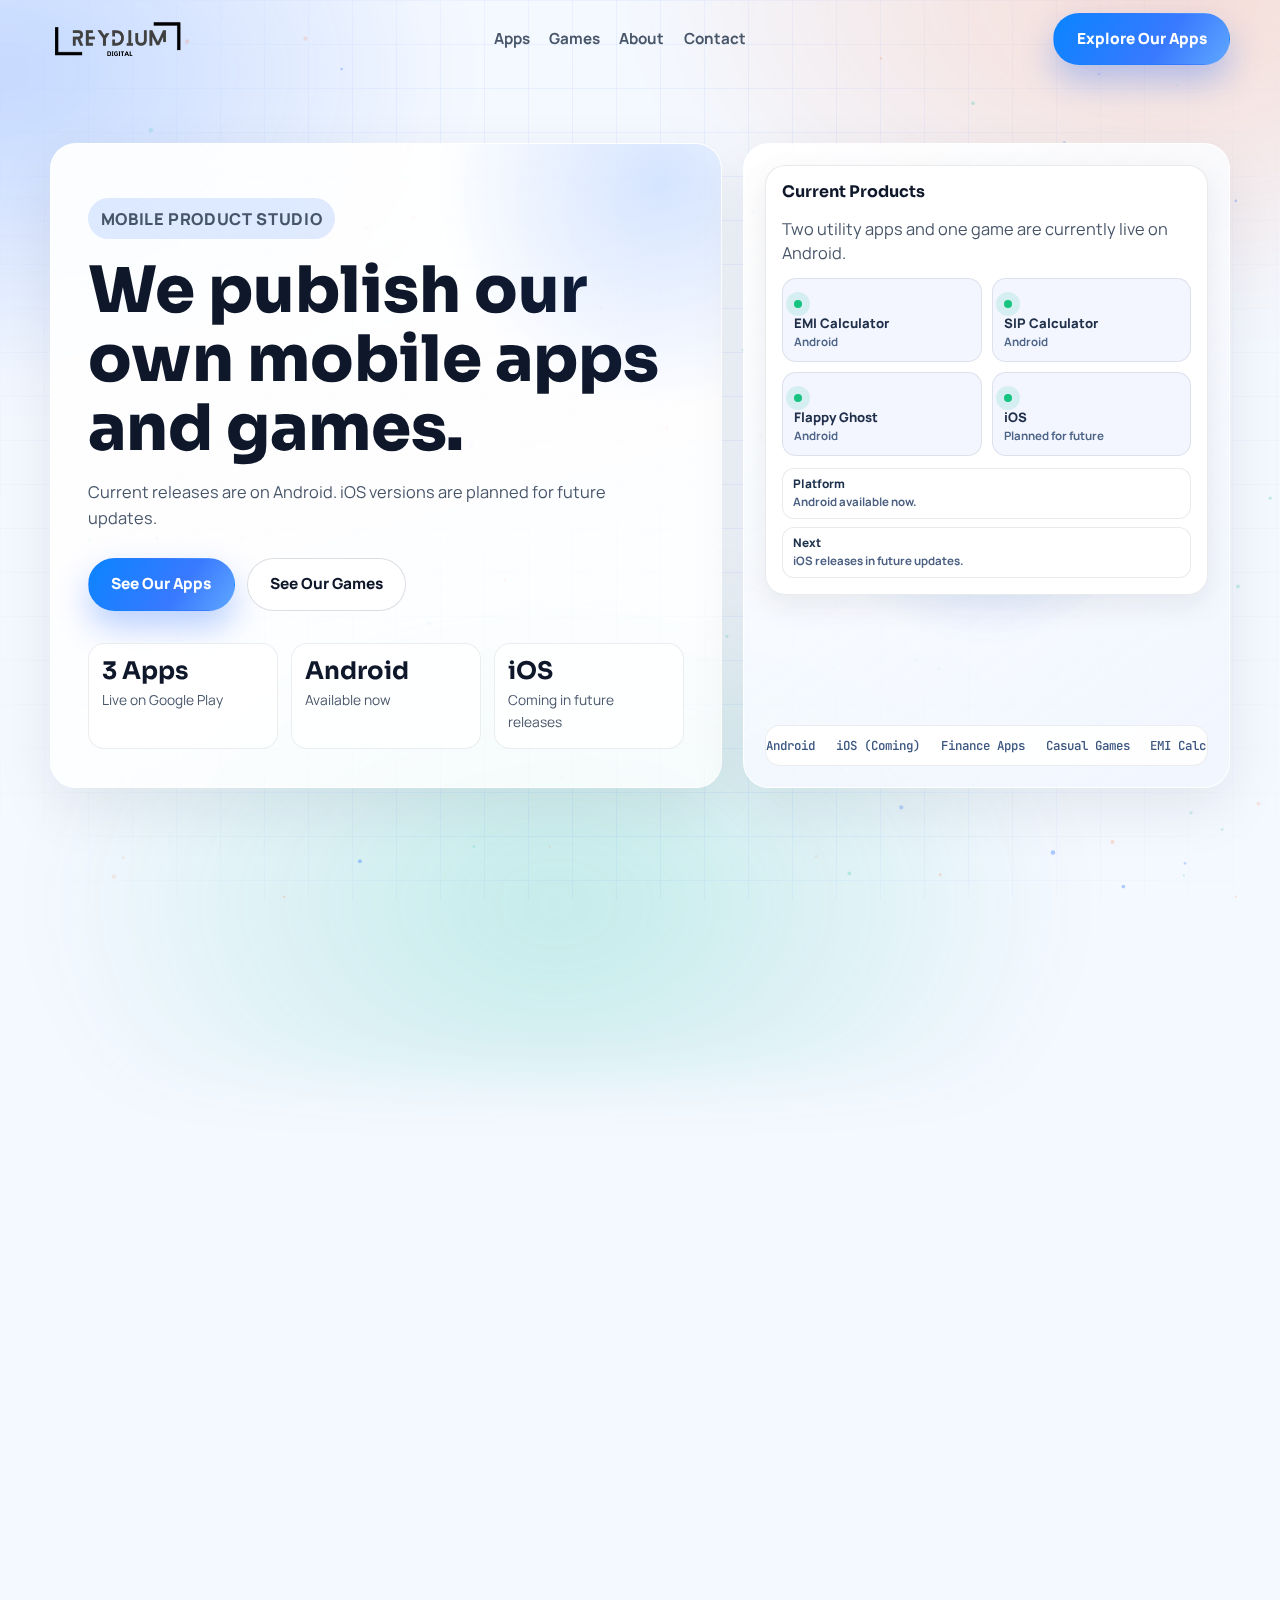
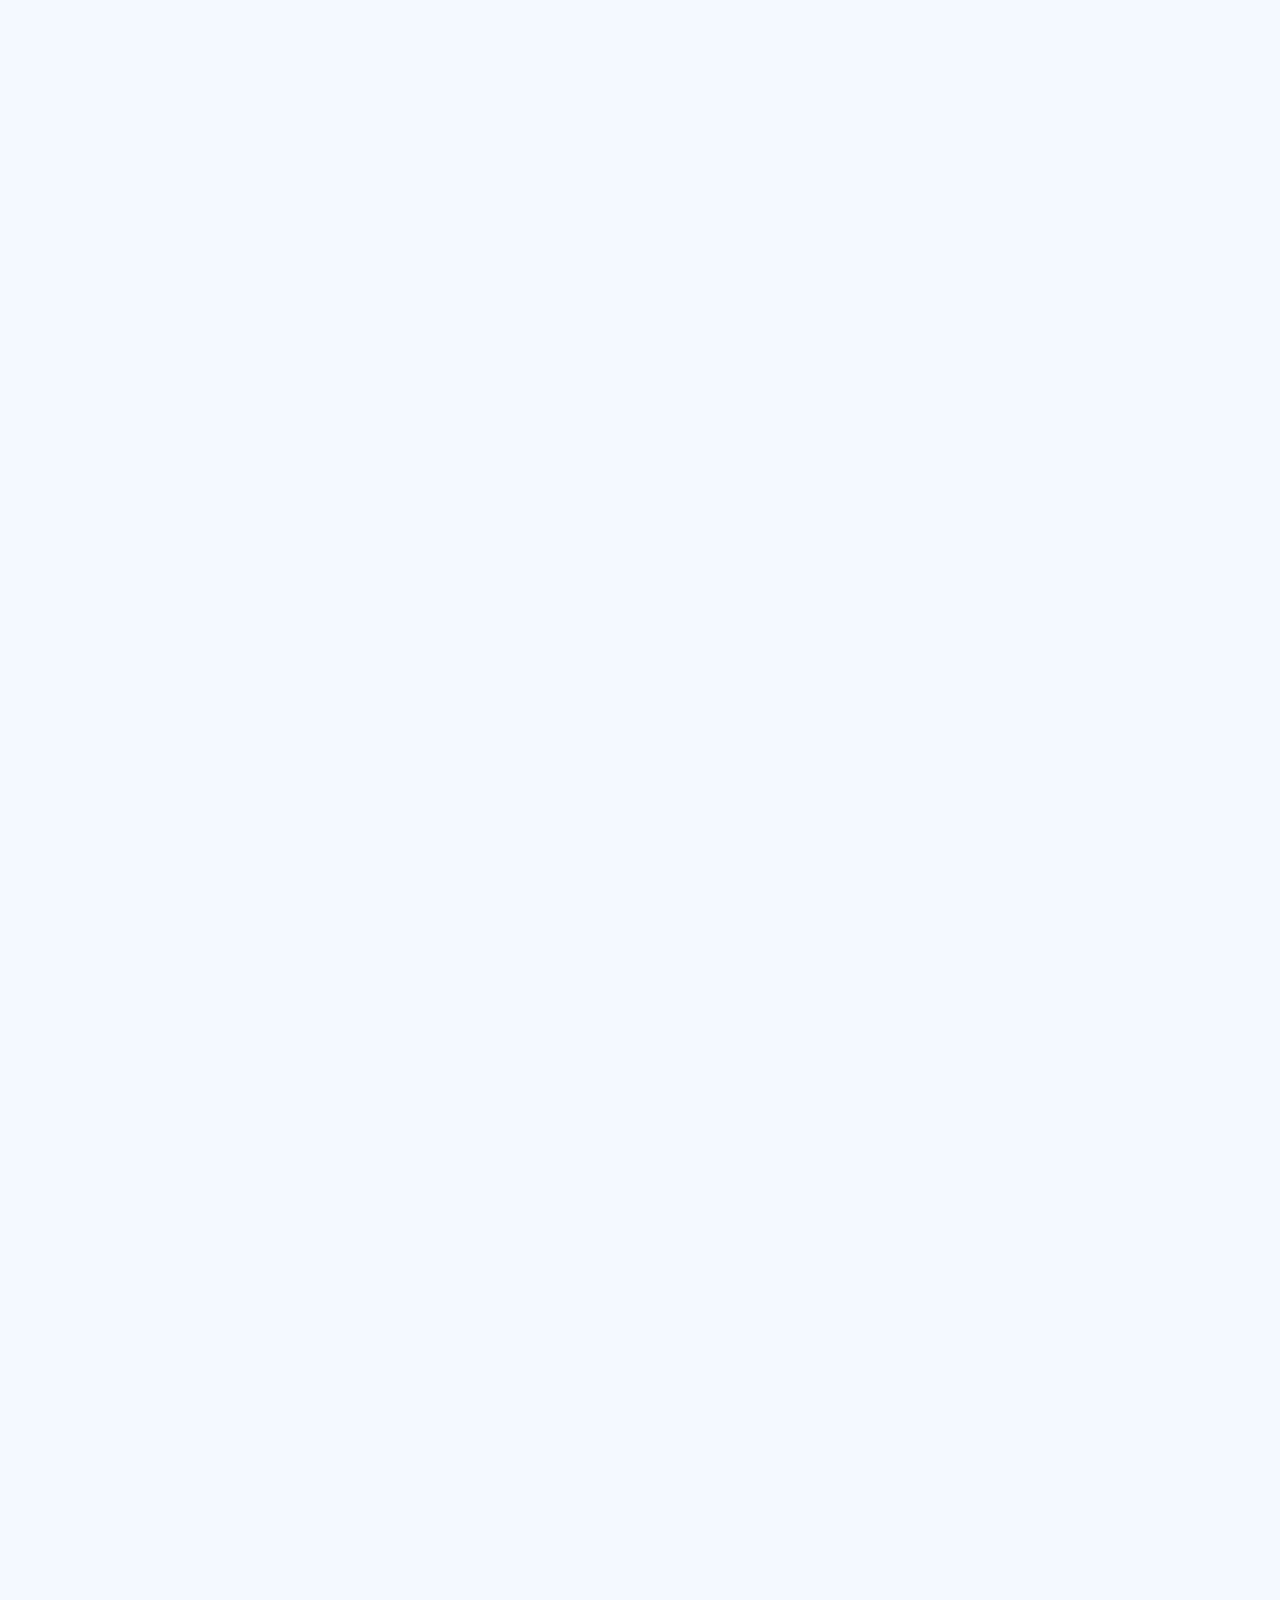
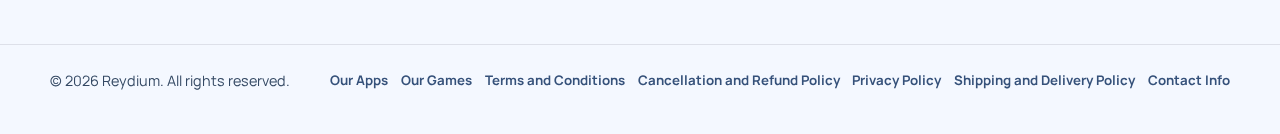
<file: index.html>
<!DOCTYPE html>
<html lang="en">
<head>
    <meta charset="UTF-8">
    <meta name="viewport" content="width=device-width, initial-scale=1.0">
    <title>Reydium | Mobile Apps and Games</title>
    <meta name="description" content="Reydium publishes Android apps and games. iOS versions are planned for future releases.">
    <link rel="preconnect" href="https://fonts.googleapis.com">
    <link rel="preconnect" href="https://fonts.gstatic.com" crossorigin>
    <link href="https://fonts.googleapis.com/css2?family=Manrope:wght@400;500;600;700;800&amp;family=Sora:wght@600;700;800&amp;family=JetBrains+Mono:wght@500&amp;display=swap" rel="stylesheet">
    <style>
        :root {
            --bg: #f4f8ff;
            --surface: #ffffff;
            --surface-soft: #f3f6ff;
            --ink: #0f172a;
            --muted: #475569;
            --line: #d8e2ff;
            --accent: #0a84ff;
            --accent-2: #ff7a00;
            --accent-3: #16c47f;
            --max-width: 1180px;
            --shadow: 0 20px 60px rgba(15, 23, 42, 0.08);
            --radius-lg: 26px;
            --radius-md: 18px;
            --ease: 300ms ease;
            --pointer-x: 50%;
            --pointer-y: 50%;
        }

        * {
            box-sizing: border-box;
            margin: 0;
            padding: 0;
        }

        html {
            scroll-behavior: smooth;
        }

        body {
            font-family: "Manrope", sans-serif;
            background: var(--bg);
            color: var(--ink);
            line-height: 1.6;
            overflow-x: hidden;
        }

        body::before {
            content: "";
            position: fixed;
            inset: 0;
            background-image:
                linear-gradient(rgba(0, 87, 255, 0.05) 1px, transparent 1px),
                linear-gradient(90deg, rgba(0, 87, 255, 0.05) 1px, transparent 1px);
            background-size: 44px 44px;
            mask-image: radial-gradient(circle at center, black 48%, transparent 100%);
            z-index: -3;
            pointer-events: none;
        }

        .aurora {
            position: fixed;
            inset: -20vh -15vw;
            pointer-events: none;
            background:
                radial-gradient(36% 34% at 12% 20%, rgba(0, 87, 255, 0.2), transparent 75%),
                radial-gradient(42% 34% at 82% 14%, rgba(255, 107, 44, 0.2), transparent 76%),
                radial-gradient(40% 36% at 45% 86%, rgba(0, 184, 148, 0.2), transparent 78%);
            filter: blur(30px);
            animation: auroraShift 18s ease-in-out infinite alternate;
            z-index: -2;
        }

        #particle-canvas {
            position: fixed;
            inset: 0;
            width: 100%;
            height: 100%;
            z-index: -1;
            pointer-events: none;
            opacity: 0.9;
        }

        .container {
            width: min(var(--max-width), calc(100% - 2.4rem));
            margin: 0 auto;
        }

        .site-header {
            position: sticky;
            top: 0;
            z-index: 40;
            border-bottom: 1px solid transparent;
            transition: border-color var(--ease), background-color var(--ease), backdrop-filter var(--ease);
        }

        .site-header.scrolled {
            backdrop-filter: blur(14px);
            background: rgba(246, 248, 255, 0.82);
            border-color: rgba(15, 23, 42, 0.08);
        }

        .nav-wrap {
            display: flex;
            align-items: center;
            justify-content: space-between;
            min-height: 78px;
            gap: 1rem;
        }

        .brand {
            display: inline-flex;
            align-items: center;
            gap: 0;
            text-decoration: none;
            color: inherit;
        }

        .brand-logo {
            display: block;
            height: 2.25rem;
            width: auto;
        }

        .nav-links {
            display: flex;
            align-items: center;
            gap: 1.2rem;
            list-style: none;
        }

        .nav-links a {
            text-decoration: none;
            color: var(--muted);
            font-weight: 700;
            font-size: 0.95rem;
            transition: color var(--ease);
        }

        .nav-links a:hover,
        .nav-links a:focus-visible {
            color: var(--ink);
            outline: none;
        }

        .btn {
            display: inline-flex;
            align-items: center;
            justify-content: center;
            gap: 0.55rem;
            border-radius: 999px;
            border: 1px solid transparent;
            text-decoration: none;
            font-weight: 800;
            font-size: 0.96rem;
            padding: 0.82rem 1.4rem;
            cursor: pointer;
            transition: transform var(--ease), box-shadow var(--ease), background-color var(--ease), color var(--ease), border-color var(--ease);
        }

        .btn-primary {
            background: linear-gradient(125deg, var(--accent), #3979ff 62%, #5fa7ff 100%);
            color: #fff;
            box-shadow: 0 16px 34px rgba(0, 87, 255, 0.28);
        }

        .btn-primary:hover,
        .btn-primary:focus-visible {
            transform: translateY(-2px);
            box-shadow: 0 20px 45px rgba(0, 87, 255, 0.35);
            outline: none;
        }

        .btn-ghost {
            border-color: rgba(15, 23, 42, 0.14);
            background: rgba(255, 255, 255, 0.9);
            color: var(--ink);
        }

        .btn-ghost:hover,
        .btn-ghost:focus-visible {
            transform: translateY(-2px);
            border-color: rgba(15, 23, 42, 0.25);
            background: #fff;
            outline: none;
        }

        section {
            padding: 6.2rem 0;
            position: relative;
        }

        .hero {
            padding-top: 4rem;
            padding-bottom: 4.8rem;
        }

        .hero-shell {
            display: grid;
            grid-template-columns: 1.16fr 0.84fr;
            gap: 1.35rem;
            align-items: stretch;
        }

        .hero-main,
        .hero-side {
            background: linear-gradient(165deg, rgba(255, 255, 255, 0.93), rgba(255, 255, 255, 0.77));
            border: 1px solid rgba(255, 255, 255, 0.85);
            border-radius: var(--radius-lg);
            box-shadow: var(--shadow);
            position: relative;
            overflow: hidden;
        }

        .hero-main {
            padding: 2.4rem 2.3rem;
        }

        .hero-main::before {
            content: "";
            position: absolute;
            width: 440px;
            height: 440px;
            right: -160px;
            top: -180px;
            background: radial-gradient(circle, rgba(0, 87, 255, 0.16), transparent 72%);
            pointer-events: none;
        }

        .eyebrow {
            display: inline-flex;
            align-items: center;
            gap: 0.48rem;
            border-radius: 999px;
            background: rgba(0, 87, 255, 0.12);
            color: #0034a8;
            font-weight: 800;
            font-size: 0.8rem;
            letter-spacing: 0.04em;
            text-transform: uppercase;
            padding: 0.45rem 0.8rem;
            margin-bottom: 1.05rem;
        }

        .hero h1 {
            font-family: "Sora", sans-serif;
            font-weight: 800;
            line-height: 1.08;
            font-size: clamp(2.2rem, 5.6vw, 4rem);
            max-width: 15.5ch;
        }

        .hero p {
            color: var(--muted);
            margin-top: 1rem;
            max-width: 54ch;
            font-size: clamp(1rem, 1.28vw, 1.18rem);
        }

        .hero-actions {
            display: flex;
            flex-wrap: wrap;
            gap: 0.75rem;
            margin-top: 1.65rem;
        }

        .hero-meta {
            margin-top: 2rem;
            display: grid;
            grid-template-columns: repeat(3, minmax(0, 1fr));
            gap: 0.8rem;
        }

        .stat {
            background: rgba(255, 255, 255, 0.78);
            border: 1px solid rgba(15, 23, 42, 0.08);
            border-radius: 16px;
            padding: 0.9rem 0.85rem;
        }

        .stat strong {
            display: block;
            font-family: "Sora", sans-serif;
            font-size: clamp(1.1rem, 2.8vw, 1.52rem);
            line-height: 1.1;
        }

        .stat span {
            display: block;
            color: var(--muted);
            font-size: 0.86rem;
            margin-top: 0.28rem;
        }

        .hero-side {
            padding: 1.3rem;
            display: flex;
            flex-direction: column;
            justify-content: space-between;
            background:
                radial-gradient(180px 180px at var(--pointer-x) var(--pointer-y), rgba(0, 87, 255, 0.2), transparent),
                linear-gradient(145deg, rgba(255, 255, 255, 0.94), rgba(240, 245, 255, 0.8));
        }

        .pulse-card {
            border-radius: 20px;
            background: #fff;
            border: 1px solid rgba(15, 23, 42, 0.09);
            padding: 1rem;
            box-shadow: 0 10px 30px rgba(15, 23, 42, 0.08);
        }

        .pulse-card h2 {
            font-family: "Sora", sans-serif;
            font-size: 1rem;
            line-height: 1.25;
        }

        .pulse-lead {
            margin-top: 0.52rem;
            font-size: 0.83rem;
            line-height: 1.45;
            color: #405272;
        }

        .pulse-grid {
            margin-top: 0.8rem;
            display: grid;
            grid-template-columns: repeat(2, minmax(0, 1fr));
            gap: 0.65rem;
        }

        .pulse-item {
            border-radius: 14px;
            border: 1px solid rgba(15, 23, 42, 0.09);
            padding: 0.68rem;
            background: var(--surface-soft);
            color: #21304a;
        }

        .pulse-item strong {
            display: block;
            font-size: 0.82rem;
            font-weight: 800;
            line-height: 1.2;
        }

        .pulse-item small {
            display: block;
            margin-top: 0.23rem;
            font-size: 0.72rem;
            line-height: 1.3;
            color: #4e6588;
            font-weight: 700;
        }

        .pulse-item .dot {
            display: inline-block;
            width: 8px;
            height: 8px;
            border-radius: 50%;
            margin-right: 0.42rem;
            vertical-align: middle;
            background: var(--accent-3);
            box-shadow: 0 0 0 8px rgba(0, 184, 148, 0.12);
            animation: pulse 2.8s infinite;
        }

        .pulse-summary {
            margin-top: 0.72rem;
            display: grid;
            gap: 0.48rem;
        }

        .pulse-summary-row {
            border-radius: 12px;
            border: 1px solid rgba(15, 23, 42, 0.09);
            background: #fff;
            padding: 0.52rem 0.62rem;
        }

        .pulse-summary-row strong {
            display: block;
            font-size: 0.74rem;
            font-weight: 800;
            color: #1c2f4b;
            line-height: 1.25;
        }

        .pulse-summary-row span {
            display: block;
            margin-top: 0.15rem;
            font-size: 0.72rem;
            color: #4b6082;
            line-height: 1.35;
            font-weight: 700;
        }

        .ticker-wrap {
            margin-top: 0.95rem;
            overflow: hidden;
            border-radius: 15px;
            border: 1px solid rgba(15, 23, 42, 0.08);
            background: rgba(255, 255, 255, 0.95);
        }

        .ticker {
            display: flex;
            width: max-content;
            animation: ticker 21s linear infinite;
            padding: 0.6rem 0;
        }

        .ticker span {
            font-family: "JetBrains Mono", monospace;
            font-size: 0.78rem;
            font-weight: 500;
            color: #264372;
            opacity: 0.9;
            margin-right: 1.3rem;
            white-space: nowrap;
        }

        .section-head {
            display: grid;
            gap: 0.8rem;
            margin-bottom: 2rem;
            max-width: 72ch;
        }

        .section-head h2 {
            font-family: "Sora", sans-serif;
            font-size: clamp(1.7rem, 4vw, 2.7rem);
            line-height: 1.13;
        }

        .section-head p {
            color: var(--muted);
            font-size: 1.05rem;
        }

        .service-grid {
            display: grid;
            grid-template-columns: repeat(3, minmax(0, 1fr));
            gap: 1rem;
        }

        .card {
            background: var(--surface);
            border-radius: var(--radius-md);
            border: 1px solid rgba(15, 23, 42, 0.08);
            box-shadow: 0 16px 40px rgba(15, 23, 42, 0.07);
            padding: 1.2rem;
            position: relative;
            overflow: hidden;
            transition: transform var(--ease), box-shadow var(--ease), border-color var(--ease);
        }

        .card::after {
            content: "";
            position: absolute;
            left: 0;
            top: 0;
            width: 100%;
            height: 3px;
            background: linear-gradient(90deg, var(--accent), var(--accent-2), var(--accent-3));
            opacity: 0;
            transition: opacity var(--ease);
        }

        .card:hover,
        .card:focus-within {
            transform: translateY(-4px);
            box-shadow: 0 24px 50px rgba(15, 23, 42, 0.13);
            border-color: rgba(15, 23, 42, 0.15);
        }

        .card:hover::after,
        .card:focus-within::after {
            opacity: 1;
        }

        .icon {
            width: 2.8rem;
            height: 2.8rem;
            border-radius: 14px;
            display: inline-grid;
            place-items: center;
            margin-bottom: 0.9rem;
            background: linear-gradient(140deg, rgba(0, 87, 255, 0.2), rgba(0, 184, 148, 0.2));
            border: 1px solid rgba(0, 87, 255, 0.22);
        }

        .card h3 {
            font-family: "Sora", sans-serif;
            font-size: 1.08rem;
            line-height: 1.3;
        }

        .card p {
            margin-top: 0.6rem;
            color: var(--muted);
            font-size: 0.94rem;
        }

        .integration-layout {
            display: grid;
            grid-template-columns: 0.92fr 1.08fr;
            gap: 1.2rem;
            align-items: stretch;
        }

        .detail-list {
            list-style: none;
            display: grid;
            gap: 0.72rem;
            margin-top: 1rem;
        }

        .detail-list li {
            background: var(--surface);
            border: 1px solid rgba(15, 23, 42, 0.08);
            border-radius: 12px;
            padding: 0.78rem 0.92rem;
            color: #24354e;
            font-size: 0.93rem;
        }

        .integration-graph {
            background: linear-gradient(180deg, #ffffff 0%, #f4f7ff 100%);
            border: 1px solid rgba(15, 23, 42, 0.08);
            border-radius: 24px;
            box-shadow: var(--shadow);
            padding: 1rem;
            position: relative;
            overflow: hidden;
            min-height: 360px;
        }

        .integration-graph svg {
            position: absolute;
            inset: 0;
            width: 100%;
            height: 100%;
        }

        .flow {
            stroke-dasharray: 9 10;
            animation: dash 10s linear infinite;
        }

        .node {
            position: absolute;
            transform: translate(-50%, -50%);
            border-radius: 999px;
            background: #fff;
            border: 1px solid rgba(15, 23, 42, 0.14);
            padding: 0.42rem 0.72rem;
            font-size: 0.74rem;
            font-weight: 800;
            color: #203455;
            box-shadow: 0 8px 25px rgba(15, 23, 42, 0.11);
            white-space: nowrap;
            backdrop-filter: blur(5px);
        }

        .node-core {
            background: linear-gradient(140deg, rgba(0, 87, 255, 0.92), rgba(0, 184, 148, 0.88));
            color: #fff;
            border-color: transparent;
        }

        .mobile-layout {
            display: grid;
            grid-template-columns: 1.05fr 0.95fr;
            gap: 1.2rem;
            align-items: stretch;
        }

        .mobile-features {
            display: grid;
            gap: 0.82rem;
            margin-top: 1rem;
        }

        .mobile-feature {
            background: #fff;
            border: 1px solid rgba(15, 23, 42, 0.09);
            border-radius: 14px;
            padding: 0.8rem 0.95rem;
            font-size: 0.94rem;
            color: #223650;
        }

        .device-stack {
            border-radius: 24px;
            border: 1px solid rgba(15, 23, 42, 0.08);
            background: linear-gradient(140deg, #f0f5ff, #ffffff 58%, #ecfff8);
            box-shadow: var(--shadow);
            display: grid;
            place-items: center;
            min-height: 365px;
            position: relative;
            overflow: hidden;
        }

        .device-stack::before,
        .device-stack::after {
            content: "";
            position: absolute;
            border-radius: 50%;
            pointer-events: none;
        }

        .device-stack::before {
            width: 260px;
            height: 260px;
            background: radial-gradient(circle, rgba(0, 87, 255, 0.16), transparent 74%);
            top: -95px;
            right: -80px;
        }

        .device-stack::after {
            width: 220px;
            height: 220px;
            background: radial-gradient(circle, rgba(0, 184, 148, 0.18), transparent 75%);
            left: -85px;
            bottom: -95px;
        }

        .device {
            border: 1px solid rgba(15, 23, 42, 0.18);
            border-radius: 24px;
            background: #ffffff;
            box-shadow: 0 12px 34px rgba(15, 23, 42, 0.12);
            position: absolute;
            overflow: hidden;
        }

        .device-phone {
            width: 190px;
            height: 355px;
            transform: translateX(38px) rotate(5deg);
            z-index: 3;
            animation: float 5.5s ease-in-out infinite;
        }

        .device-tablet {
            width: 270px;
            height: 220px;
            transform: translateX(-74px) rotate(-6deg);
            z-index: 2;
            animation: float 6.8s ease-in-out infinite reverse;
        }

        .screen {
            position: absolute;
            inset: 13px;
            border-radius: 16px;
            background:
                linear-gradient(180deg, #f6f9ff 0%, #edf5ff 52%, #ecfdf7 100%);
            border: 1px solid rgba(15, 23, 42, 0.08);
            overflow: hidden;
        }

        .screen::before {
            content: "";
            position: absolute;
            left: 12px;
            right: 12px;
            top: 16px;
            height: 8px;
            border-radius: 999px;
            background: linear-gradient(90deg, rgba(0, 87, 255, 0.34), rgba(255, 107, 44, 0.34), rgba(0, 184, 148, 0.34));
        }

        .screen-bars {
            position: absolute;
            left: 12px;
            right: 12px;
            bottom: 16px;
            display: grid;
            gap: 8px;
        }

        .screen-bars span {
            height: 11px;
            border-radius: 7px;
            background: rgba(0, 87, 255, 0.12);
        }

        .screen-bars span:nth-child(2) {
            width: 75%;
            background: rgba(255, 107, 44, 0.17);
        }

        .screen-bars span:nth-child(3) {
            width: 58%;
            background: rgba(0, 184, 148, 0.18);
        }

        .process-grid {
            display: grid;
            grid-template-columns: repeat(4, minmax(0, 1fr));
            gap: 0.85rem;
        }

        .process-card {
            position: relative;
            padding: 1rem;
            border-radius: 16px;
            background: #fff;
            border: 1px solid rgba(15, 23, 42, 0.08);
            box-shadow: 0 14px 34px rgba(15, 23, 42, 0.08);
        }

        .step {
            display: inline-grid;
            place-items: center;
            width: 2rem;
            height: 2rem;
            border-radius: 50%;
            font-size: 0.82rem;
            font-weight: 800;
            color: #fff;
            background: linear-gradient(145deg, var(--accent), var(--accent-2));
            margin-bottom: 0.78rem;
        }

        .process-card h3 {
            font-family: "Sora", sans-serif;
            font-size: 1rem;
        }

        .process-card p {
            margin-top: 0.48rem;
            font-size: 0.91rem;
            color: var(--muted);
        }

        .contact-cta {
            border-radius: 28px;
            background:
                linear-gradient(155deg, #ffffff 0%, #f1f5ff 54%, #ecfff8 100%);
            border: 1px solid rgba(15, 23, 42, 0.08);
            box-shadow: 0 22px 52px rgba(15, 23, 42, 0.1);
            padding: 2rem;
            display: grid;
            grid-template-columns: 1fr auto;
            gap: 1.2rem;
            align-items: center;
        }

        .contact-cta h2 {
            font-family: "Sora", sans-serif;
            font-size: clamp(1.7rem, 3.5vw, 2.35rem);
            line-height: 1.18;
        }

        .contact-cta p {
            color: var(--muted);
            margin-top: 0.6rem;
        }

        .contact-list {
            display: flex;
            flex-wrap: wrap;
            gap: 0.6rem;
            margin-top: 1rem;
        }

        .contact-pill {
            border-radius: 999px;
            border: 1px solid rgba(15, 23, 42, 0.12);
            padding: 0.52rem 0.8rem;
            background: #fff;
            font-size: 0.85rem;
            color: #1f3655;
            text-decoration: none;
            font-weight: 700;
        }

        footer {
            margin-top: 3.2rem;
            border-top: 1px solid rgba(15, 23, 42, 0.1);
            padding: 1.5rem 0 2.6rem;
        }

        .footer-wrap {
            display: flex;
            flex-wrap: wrap;
            justify-content: space-between;
            gap: 0.8rem 1.1rem;
            align-items: center;
        }

        .footer-wrap p {
            color: #334863;
            font-size: 0.9rem;
        }

        .footer-links {
            display: flex;
            flex-wrap: wrap;
            gap: 0.8rem;
        }

        .footer-links a {
            color: #35517a;
            text-decoration: none;
            font-size: 0.83rem;
            font-weight: 700;
            transition: color var(--ease);
        }

        .footer-links a:hover,
        .footer-links a:focus-visible {
            color: var(--ink);
            outline: none;
        }

        .reveal {
            opacity: 0;
            transform: translateY(20px);
            transition: opacity 0.65s ease, transform 0.65s ease;
        }

        .reveal.show {
            opacity: 1;
            transform: translateY(0);
        }

        .reveal-delay-1 {
            transition-delay: 90ms;
        }

        .reveal-delay-2 {
            transition-delay: 180ms;
        }

        .reveal-delay-3 {
            transition-delay: 270ms;
        }

        @keyframes pulse {
            0%,
            100% {
                box-shadow: 0 0 0 0 rgba(0, 184, 148, 0.2);
            }
            50% {
                box-shadow: 0 0 0 8px rgba(0, 184, 148, 0);
            }
        }

        @keyframes auroraShift {
            from {
                transform: translate(-3%, -1%) scale(1);
            }
            to {
                transform: translate(3%, 2%) scale(1.05);
            }
        }

        @keyframes ticker {
            from {
                transform: translateX(0);
            }
            to {
                transform: translateX(-50%);
            }
        }

        @keyframes dash {
            to {
                stroke-dashoffset: -220;
            }
        }

        @keyframes float {
            0%,
            100% {
                transform: translateY(0) translateX(0) rotate(var(--rotate, 0deg));
            }
            50% {
                transform: translateY(-10px) translateX(3px) rotate(var(--rotate, 0deg));
            }
        }

        .device-phone {
            --rotate: 5deg;
        }

        .device-tablet {
            --rotate: -6deg;
        }

        @media (max-width: 1080px) {
            .service-grid {
                grid-template-columns: repeat(2, minmax(0, 1fr));
            }

            .process-grid {
                grid-template-columns: repeat(2, minmax(0, 1fr));
            }
        }

        @media (max-width: 920px) {
            .nav-links {
                display: none;
            }

            section {
                padding: 5rem 0;
            }

            .hero-shell,
            .integration-layout,
            .mobile-layout,
            .contact-cta {
                grid-template-columns: 1fr;
            }

            .hero-main {
                padding: 2rem 1.25rem;
            }

            .hero-side {
                padding: 1rem;
            }

            .hero-meta {
                grid-template-columns: 1fr;
            }

            .device-stack {
                min-height: 320px;
            }

            .device-phone {
                width: 155px;
                height: 300px;
                transform: translateX(30px) rotate(5deg);
            }

            .device-tablet {
                width: 225px;
                height: 182px;
                transform: translateX(-62px) rotate(-6deg);
            }
        }

        @media (max-width: 680px) {
            .service-grid,
            .process-grid {
                grid-template-columns: 1fr;
            }

            .contact-cta {
                padding: 1.5rem 1.1rem;
            }

            .contact-list {
                flex-direction: column;
                align-items: flex-start;
            }
        }

        @media (prefers-reduced-motion: reduce) {
            *,
            *::before,
            *::after {
                animation-duration: 0.01ms !important;
                animation-iteration-count: 1 !important;
                transition-duration: 0.01ms !important;
                scroll-behavior: auto !important;
            }

            .reveal {
                opacity: 1;
                transform: none;
            }
        }
    </style>
</head>
<body>
    <div class="aurora" aria-hidden="true"></div>
    <canvas id="particle-canvas" aria-hidden="true"></canvas>

    <header class="site-header" id="top">
        <div class="container nav-wrap">
            <a href="#top" class="brand" aria-label="Reydium Home">
                <img src="images/reylogo.png" alt="Reydium Logo" class="brand-logo">
            </a>
            <ul class="nav-links">
                <li><a href="#apps">Apps</a></li>
                <li><a href="#games">Games</a></li>
                <li><a href="#about">About</a></li>
                <li><a href="#contact">Contact</a></li>
            </ul>
            <a href="#apps" class="btn btn-primary">Explore Our Apps</a>
        </div>
    </header>

    <main>
        <section class="hero">
            <div class="container hero-shell">
                <article class="hero-main reveal">
                    <p class="eyebrow">Mobile Product Studio</p>
                    <h1>We publish our own mobile apps and games.</h1>
                    <p>
                        Current releases are on Android. iOS versions are planned for future updates.
                    </p>
                    <div class="hero-actions">
                        <a href="#apps" class="btn btn-primary">See Our Apps</a>
                        <a href="#games" class="btn btn-ghost">See Our Games</a>
                    </div>
                    <div class="hero-meta">
                        <div class="stat">
                            <strong>3 Apps</strong>
                            <span>Live on Google Play</span>
                        </div>
                        <div class="stat">
                            <strong>Android</strong>
                            <span>Available now</span>
                        </div>
                        <div class="stat">
                            <strong>iOS</strong>
                            <span>Coming in future releases</span>
                        </div>
                    </div>
                </article>

                <aside class="hero-side reveal reveal-delay-1" aria-label="Capability Pulse">
                    <div class="pulse-card">
                        <h2>Current Products</h2>
                        <p class="pulse-lead">Two utility apps and one game are currently live on Android.</p>
                        <div class="pulse-grid">
                            <div class="pulse-item"><span class="dot"></span><strong>EMI Calculator</strong><small>Android</small></div>
                            <div class="pulse-item"><span class="dot"></span><strong>SIP Calculator</strong><small>Android</small></div>
                            <div class="pulse-item"><span class="dot"></span><strong>Flappy Ghost</strong><small>Android</small></div>
                            <div class="pulse-item"><span class="dot"></span><strong>iOS</strong><small>Planned for future</small></div>
                        </div>
                        <div class="pulse-summary">
                            <div class="pulse-summary-row">
                                <strong>Platform</strong>
                                <span>Android available now.</span>
                            </div>
                            <div class="pulse-summary-row">
                                <strong>Next</strong>
                                <span>iOS releases in future updates.</span>
                            </div>
                        </div>
                    </div>
                    <div class="ticker-wrap" aria-hidden="true">
                        <div class="ticker">
                            <span>Android</span>
                            <span>iOS (Coming)</span>
                            <span>Finance Apps</span>
                            <span>Casual Games</span>
                            <span>EMI Calculator</span>
                            <span>SIP Calculator</span>
                            <span>Flappy Ghost</span>
                            <span>Performance Tuning</span>
                            <span>Gameplay Polish</span>
                            <span>Store Updates</span>
                            <span>Product Analytics</span>
                            <span>User Feedback</span>
                            <span>Android</span>
                            <span>iOS (Coming)</span>
                            <span>Finance Apps</span>
                            <span>Casual Games</span>
                            <span>EMI Calculator</span>
                            <span>SIP Calculator</span>
                            <span>Flappy Ghost</span>
                            <span>Performance Tuning</span>
                            <span>Gameplay Polish</span>
                            <span>Store Updates</span>
                            <span>Product Analytics</span>
                            <span>User Feedback</span>
                        </div>
                    </div>
                </aside>
            </div>
        </section>

        <section id="apps">
            <div class="container">
                <div class="section-head reveal">
                    <h2>Our apps</h2>
                    <p>
                        Android versions are live. iOS versions are planned for future releases.
                    </p>
                </div>
                <div class="service-grid">
                    <article class="card reveal">
                        <div class="icon" aria-hidden="true">
                            <svg width="20" height="20" viewBox="0 0 24 24" fill="none">
                                <path d="M5 12h14M12 5v14" stroke="#0057ff" stroke-width="2" stroke-linecap="round"/>
                            </svg>
                        </div>
                        <h3>EMI Calculator</h3>
                        <p>EMI calculations for monthly planning.</p>
                        <div class="hero-actions">
                            <a href="https://play.google.com/store/apps/details?id=com.dev.reydium.emicalculator" class="btn btn-ghost" target="_blank" rel="noopener">Open on Play Store</a>
                        </div>
                    </article>
                    <article class="card reveal reveal-delay-1">
                        <div class="icon" aria-hidden="true">
                            <svg width="20" height="20" viewBox="0 0 24 24" fill="none">
                                <path d="M4 7h16M4 12h16M4 17h16" stroke="#0057ff" stroke-width="2" stroke-linecap="round"/>
                            </svg>
                        </div>
                        <h3>SIP Calculator</h3>
                        <p>SIP return estimates for planning.</p>
                        <div class="hero-actions">
                            <a href="https://play.google.com/store/apps/details?id=com.dev.reydium.sipcalculator" class="btn btn-ghost" target="_blank" rel="noopener">Open on Play Store</a>
                        </div>
                    </article>
                    <article class="card reveal reveal-delay-2">
                        <div class="icon" aria-hidden="true">
                            <svg width="20" height="20" viewBox="0 0 24 24" fill="none">
                                <circle cx="8" cy="8" r="3" stroke="#0057ff" stroke-width="2"/>
                                <circle cx="16" cy="16" r="3" stroke="#0057ff" stroke-width="2"/>
                                <path d="M10.5 10.5l3 3" stroke="#0057ff" stroke-width="2" stroke-linecap="round"/>
                            </svg>
                        </div>
                        <h3>More Utility Apps</h3>
                        <p>More apps will be added over time.</p>
                    </article>
                    <article class="card reveal reveal-delay-1">
                        <div class="icon" aria-hidden="true">
                            <svg width="20" height="20" viewBox="0 0 24 24" fill="none">
                                <path d="M4 12h5l2-4 2 8 2-4h5" stroke="#0057ff" stroke-width="2" stroke-linecap="round" stroke-linejoin="round"/>
                            </svg>
                        </div>
                        <h3>Updates</h3>
                        <p>Bug fixes and small feature updates are released regularly.</p>
                    </article>
                </div>
                <div class="hero-actions reveal" style="margin-top: 1.2rem;">
                    <a href="mobile-app-development.html" class="btn btn-ghost">All Apps</a>
                </div>
            </div>
        </section>

        <section id="games">
            <div class="container integration-layout">
                <article class="card reveal">
                    <div class="section-head" style="margin-bottom: 0.7rem;">
                        <h2>Our game</h2>
                        <p>
                            Current game release is available on Android.
                        </p>
                    </div>
                    <ul class="detail-list">
                        <li><strong>Flappy Ghost</strong> is live on Google Play.</li>
                        <li>Android release is live.</li>
                        <li>iOS version is planned.</li>
                    </ul>
                    <div class="hero-actions" style="margin-top: 1rem;">
                        <a href="https://play.google.com/store/apps/details?id=com.dev.reydium.flappyghost" class="btn btn-ghost" target="_blank" rel="noopener">Play Flappy Ghost</a>
                    </div>
                </article>

                <aside class="integration-graph reveal reveal-delay-1" aria-label="Integration Topology">
                    <svg viewBox="0 0 100 100" preserveAspectRatio="none" aria-hidden="true">
                        <path class="flow" d="M18 22 C32 22, 35 40, 52 40" stroke="rgba(0,87,255,0.52)" stroke-width="1.2" fill="none"/>
                        <path class="flow" d="M52 40 C70 40, 72 18, 84 18" stroke="rgba(255,107,44,0.56)" stroke-width="1.2" fill="none"/>
                        <path class="flow" d="M52 40 C70 40, 72 60, 84 60" stroke="rgba(0,184,148,0.56)" stroke-width="1.2" fill="none"/>
                        <path class="flow" d="M52 40 C42 54, 34 74, 18 74" stroke="rgba(0,87,255,0.45)" stroke-width="1.2" fill="none"/>
                        <path class="flow" d="M18 74 C40 74, 42 88, 84 84" stroke="rgba(255,107,44,0.45)" stroke-width="1.2" fill="none"/>
                    </svg>
                    <span class="node node-core" style="left: 52%; top: 40%;">Reydium Games</span>
                    <span class="node" style="left: 18%; top: 22%;">Gameplay</span>
                    <span class="node" style="left: 84%; top: 18%;">Visual Style</span>
                    <span class="node" style="left: 84%; top: 60%;">Performance</span>
                    <span class="node" style="left: 18%; top: 74%;">Audio</span>
                    <span class="node" style="left: 84%; top: 84%;">Replayability</span>
                </aside>
            </div>
        </section>

        <section id="about" style="padding-top: 2.8rem; padding-bottom: 3rem;">
            <div class="container">
                <article class="card reveal">
                    <div class="section-head" style="margin-bottom: 0.8rem; max-width: 68ch;">
                        <h2>About Reydium</h2>
                        <p>
                            Reydium is a mobile product company. We publish our own apps and games and do not provide client services.
                        </p>
                    </div>
                    <ul class="detail-list">
                        <li>Apps and games are currently on Android.</li>
                        <li>iOS versions are planned for future releases.</li>
                        <li>Updates are released as needed.</li>
                    </ul>
                    <div class="hero-actions" style="margin-top: 1rem;">
                        <a href="mobile-app-development.html" class="btn btn-ghost">See App Catalog</a>
                        <a href="integration-services.html" class="btn btn-ghost">See Game Catalog</a>
                    </div>
                </article>
            </div>
        </section>

        <section id="contact">
            <div class="container">
                <div class="contact-cta reveal">
                    <div>
                        <h2>Questions, feedback, or partnership inquiries?</h2>
                        <p>Reach us directly for app support, feedback, or product discussions.</p>
                        <div class="contact-list">
                            <a class="contact-pill" href="mailto:support@reydium.in">support@reydium.in</a>
                        </div>
                    </div>
                    <a href="contact.html" class="btn btn-primary">Contact</a>
                </div>
            </div>
        </section>
    </main>

    <footer>
        <div class="container footer-wrap">
            <p>&copy; <span id="year"></span> Reydium. All rights reserved.</p>
            <div class="footer-links">
                
                <a href="mobile-app-development.html">Our Apps</a>
                <a href="integration-services.html">Our Games</a>
                <a href="terms.html">Terms and Conditions</a>
                <a href="cancellation.html">Cancellation and Refund Policy</a>
                <a href="privacy.html">Privacy Policy</a>
                <a href="shipping.html">Shipping and Delivery Policy</a>
                <a href="contact.html">Contact Info</a>
            </div>
        </div>
    </footer>

    <script>
        const onReady = () => {
            document.getElementById('year').textContent = new Date().getFullYear();

            const initParticleField = () => {
                const canvas = document.getElementById('particle-canvas');
                const prefersReducedMotion = window.matchMedia('(prefers-reduced-motion: reduce)').matches;
                if (!canvas || prefersReducedMotion) {
                    if (canvas) {
                        canvas.style.display = 'none';
                    }
                    return;
                }

                const ctx = canvas.getContext('2d', { alpha: true });
                if (!ctx) {
                    return;
                }

                let width = 0;
                let height = 0;
                let dpr = 1;
                let rafId = 0;
                let particles = [];
                let lastPointerX = 0;
                let lastPointerY = 0;

                const pointer = {
                    x: -1000,
                    y: -1000,
                    vx: 0,
                    vy: 0,
                    active: false
                };

                const palette = [
                    { color: '0, 87, 255', minAlpha: 0.16, maxAlpha: 0.34 },
                    { color: '0, 184, 148', minAlpha: 0.14, maxAlpha: 0.3 },
                    { color: '255, 107, 44', minAlpha: 0.12, maxAlpha: 0.28 }
                ];

                const random = (min, max) => min + Math.random() * (max - min);

                const createParticles = () => {
                    const coarsePointer = window.matchMedia('(pointer: coarse)').matches;
                    const density = coarsePointer ? 23000 : 15000;
                    const minCount = coarsePointer ? 26 : 52;
                    const maxCount = coarsePointer ? 80 : 170;
                    const count = Math.max(minCount, Math.min(maxCount, Math.floor((width * height) / density)));

                    particles = Array.from({ length: count }, () => {
                        const tone = palette[Math.floor(Math.random() * palette.length)];
                        return {
                            x: random(0, width),
                            y: random(0, height),
                            vx: random(-0.16, 0.16),
                            vy: random(-0.16, 0.16),
                            driftX: random(-0.015, 0.015),
                            driftY: random(-0.015, 0.015),
                            size: random(0.8, 2.3),
                            influence: random(90, 180),
                            color: tone.color,
                            alpha: random(tone.minAlpha, tone.maxAlpha)
                        };
                    });
                };

                const resizeCanvas = () => {
                    dpr = Math.min(window.devicePixelRatio || 1, 2);
                    width = window.innerWidth;
                    height = window.innerHeight;

                    canvas.width = Math.floor(width * dpr);
                    canvas.height = Math.floor(height * dpr);
                    canvas.style.width = `${width}px`;
                    canvas.style.height = `${height}px`;
                    ctx.setTransform(dpr, 0, 0, dpr, 0, 0);

                    createParticles();
                };

                const setPointer = (event) => {
                    if (!pointer.active) {
                        lastPointerX = event.clientX;
                        lastPointerY = event.clientY;
                    }

                    pointer.vx = event.clientX - lastPointerX;
                    pointer.vy = event.clientY - lastPointerY;
                    pointer.x = event.clientX;
                    pointer.y = event.clientY;
                    pointer.active = true;

                    lastPointerX = event.clientX;
                    lastPointerY = event.clientY;
                };

                const clearPointer = () => {
                    pointer.active = false;
                    pointer.vx = 0;
                    pointer.vy = 0;
                    pointer.x = -1000;
                    pointer.y = -1000;
                };

                const draw = () => {
                    ctx.clearRect(0, 0, width, height);

                    particles.forEach((particle) => {
                        const dx = pointer.x - particle.x;
                        const dy = pointer.y - particle.y;
                        const distanceSq = dx * dx + dy * dy;

                        if (pointer.active && distanceSq < particle.influence * particle.influence) {
                            const distance = Math.max(10, Math.sqrt(distanceSq));
                            const force = (1 - (distance / particle.influence)) * 0.26;
                            particle.vx += ((dx / distance) * force) + (pointer.vx * 0.014);
                            particle.vy += ((dy / distance) * force) + (pointer.vy * 0.014);
                        }

                        particle.vx += particle.driftX;
                        particle.vy += particle.driftY;
                        particle.vx *= 0.966;
                        particle.vy *= 0.966;
                        particle.x += particle.vx;
                        particle.y += particle.vy;

                        if (particle.x < -18) {
                            particle.x = width + 18;
                        } else if (particle.x > width + 18) {
                            particle.x = -18;
                        }

                        if (particle.y < -18) {
                            particle.y = height + 18;
                        } else if (particle.y > height + 18) {
                            particle.y = -18;
                        }

                        ctx.beginPath();
                        ctx.fillStyle = `rgba(${particle.color}, ${particle.alpha})`;
                        ctx.arc(particle.x, particle.y, particle.size, 0, Math.PI * 2);
                        ctx.fill();

                        if (pointer.active && distanceSq < 170 * 170) {
                            const lineAlpha = (1 - (Math.sqrt(distanceSq) / 170)) * 0.15;
                            if (lineAlpha > 0.004) {
                                ctx.beginPath();
                                ctx.strokeStyle = `rgba(${particle.color}, ${lineAlpha})`;
                                ctx.lineWidth = 0.9;
                                ctx.moveTo(particle.x, particle.y);
                                ctx.lineTo(pointer.x, pointer.y);
                                ctx.stroke();
                            }
                        }
                    });

                    pointer.vx *= 0.92;
                    pointer.vy *= 0.92;
                    rafId = window.requestAnimationFrame(draw);
                };

                const onVisibilityChange = () => {
                    if (document.hidden && rafId) {
                        window.cancelAnimationFrame(rafId);
                        rafId = 0;
                    } else if (!document.hidden && !rafId) {
                        draw();
                    }
                };

                resizeCanvas();
                draw();

                window.addEventListener('resize', resizeCanvas, { passive: true });
                window.addEventListener('pointermove', setPointer, { passive: true });
                window.addEventListener('pointerdown', setPointer, { passive: true });
                window.addEventListener('pointerup', clearPointer, { passive: true });
                window.addEventListener('blur', clearPointer);
                document.addEventListener('mouseleave', clearPointer);
                document.addEventListener('visibilitychange', onVisibilityChange);
            };

            initParticleField();

            const header = document.querySelector('.site-header');
            const toggleHeader = () => {
                header.classList.toggle('scrolled', window.scrollY > 8);
            };
            toggleHeader();
            window.addEventListener('scroll', toggleHeader, { passive: true });

            const revealElements = document.querySelectorAll('.reveal');
            const observer = new IntersectionObserver((entries) => {
                entries.forEach((entry) => {
                    if (entry.isIntersecting) {
                        entry.target.classList.add('show');
                        observer.unobserve(entry.target);
                    }
                });
            }, { threshold: 0.16 });
            revealElements.forEach((el) => observer.observe(el));

            const heroSide = document.querySelector('.hero-side');
            const updatePointer = (event) => {
                const rect = heroSide.getBoundingClientRect();
                const x = ((event.clientX - rect.left) / rect.width) * 100;
                const y = ((event.clientY - rect.top) / rect.height) * 100;
                heroSide.style.setProperty('--pointer-x', `${Math.max(0, Math.min(100, x))}%`);
                heroSide.style.setProperty('--pointer-y', `${Math.max(0, Math.min(100, y))}%`);
            };
            if (window.matchMedia('(min-width: 920px)').matches) {
                heroSide.addEventListener('mousemove', updatePointer);
            }
        };

        if (document.readyState === 'loading') {
            document.addEventListener('DOMContentLoaded', onReady);
        } else {
            onReady();
        }
    </script>
</body>
</html>
</file>
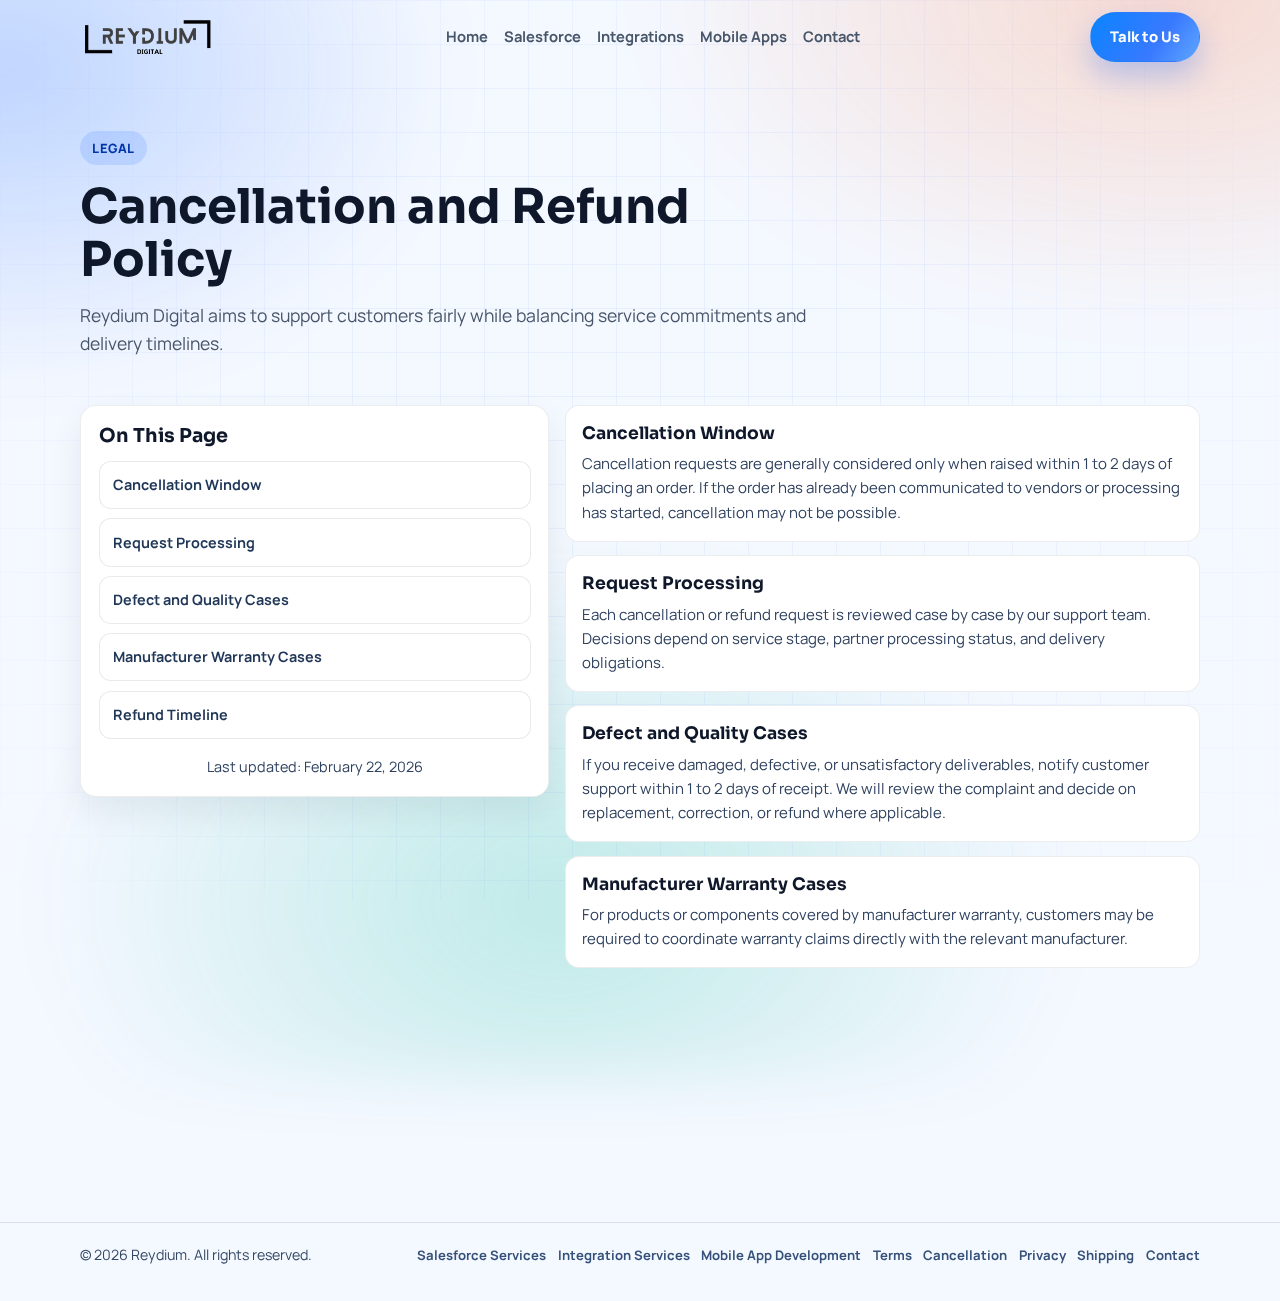
<file: cancellation.html>
<!DOCTYPE html>
<html lang="en">
<head>
    <meta charset="UTF-8">
    <meta name="viewport" content="width=device-width, initial-scale=1.0">
    <title>Cancellation and Refund Policy | Reydium</title>
    <meta name="description" content="Cancellation and Refund Policy for Reydium Digital.">
    <link rel="preconnect" href="https://fonts.googleapis.com">
    <link rel="preconnect" href="https://fonts.gstatic.com" crossorigin>
    <link href="https://fonts.googleapis.com/css2?family=Manrope:wght@400;500;600;700;800&amp;family=Sora:wght@600;700;800&amp;display=swap" rel="stylesheet">
    <link rel="stylesheet" href="site.css">
</head>
<body>
    <div class="aurora" aria-hidden="true"></div>

    <header class="site-header" id="top">
        <div class="container nav-wrap">
            <a href="index.html" class="brand" aria-label="Reydium Home">
                <img src="images/reylogo.png" alt="Reydium Logo" class="brand-logo">
            </a>
            <ul class="nav-links">
                <li><a href="index.html">Home</a></li>
                <li><a href="salesforce-services.html">Salesforce</a></li>
                <li><a href="integration-services.html">Integrations</a></li>
                <li><a href="mobile-app-development.html">Mobile Apps</a></li>
                <li><a href="contact.html">Contact</a></li>
            </ul>
            <a href="contact.html" class="btn btn-primary">Talk to Us</a>
        </div>
    </header>

    <main>
        <section class="page-hero">
            <div class="container">
                <p class="eyebrow">Legal</p>
                <h1 class="page-title reveal">Cancellation and Refund Policy</h1>
                <p class="page-subtitle reveal reveal-delay-1">
                    Reydium Digital aims to support customers fairly while balancing service commitments and delivery timelines.
                </p>
            </div>
        </section>

        <section class="page-section">
            <div class="container policy-layout">
                <aside class="card policy-nav reveal">
                    <h2>On This Page</h2>
                    <ul class="list">
                        <li><a href="#request-window">Cancellation Window</a></li>
                        <li><a href="#processing">Request Processing</a></li>
                        <li><a href="#damaged">Defect and Quality Cases</a></li>
                        <li><a href="#warranty">Manufacturer Warranty Cases</a></li>
                        <li><a href="#refund-time">Refund Timeline</a></li>
                    </ul>
                    <p class="center-note">Last updated: February 22, 2026</p>
                </aside>

                <div class="section-stack">
                    <article class="policy-section reveal" id="request-window">
                        <h2>Cancellation Window</h2>
                        <p>
                            Cancellation requests are generally considered only when raised within 1 to 2 days of placing an order. If the order
                            has already been communicated to vendors or processing has started, cancellation may not be possible.
                        </p>
                    </article>

                    <article class="policy-section reveal reveal-delay-1" id="processing">
                        <h2>Request Processing</h2>
                        <p>
                            Each cancellation or refund request is reviewed case by case by our support team. Decisions depend on service stage,
                            partner processing status, and delivery obligations.
                        </p>
                    </article>

                    <article class="policy-section reveal reveal-delay-2" id="damaged">
                        <h2>Defect and Quality Cases</h2>
                        <p>
                            If you receive damaged, defective, or unsatisfactory deliverables, notify customer support within 1 to 2 days of receipt.
                            We will review the complaint and decide on replacement, correction, or refund where applicable.
                        </p>
                    </article>

                    <article class="policy-section reveal" id="warranty">
                        <h2>Manufacturer Warranty Cases</h2>
                        <p>
                            For products or components covered by manufacturer warranty, customers may be required to coordinate warranty claims
                            directly with the relevant manufacturer.
                        </p>
                    </article>

                    <article class="policy-section reveal reveal-delay-1" id="refund-time">
                        <h2>Refund Timeline</h2>
                        <p>
                            When a refund is approved by Reydium Digital, it is typically processed within 1 to 2 days and credited based on the
                            payment provider's settlement cycle.
                        </p>
                        <div class="inline-links">
                            <a href="mailto:support@reydium.in">support@reydium.in</a>
                            <a href="tel:+918860014150">+91 88600 14150</a>
                        </div>
                    </article>
                </div>
            </div>
        </section>
    </main>

    <footer class="site-footer">
        <div class="container footer-wrap">
            <p>&copy; <span id="year"></span> Reydium. All rights reserved.</p>
            <div class="footer-links">
                <a href="salesforce-services.html">Salesforce Services</a>
                <a href="integration-services.html">Integration Services</a>
                <a href="mobile-app-development.html">Mobile App Development</a>
                <a href="terms.html">Terms</a>
                <a href="cancellation.html">Cancellation</a>
                <a href="privacy.html">Privacy</a>
                <a href="shipping.html">Shipping</a>
                <a href="contact.html">Contact</a>
            </div>
        </div>
    </footer>

    <script src="site.js"></script>
</body>
</html>
</file>
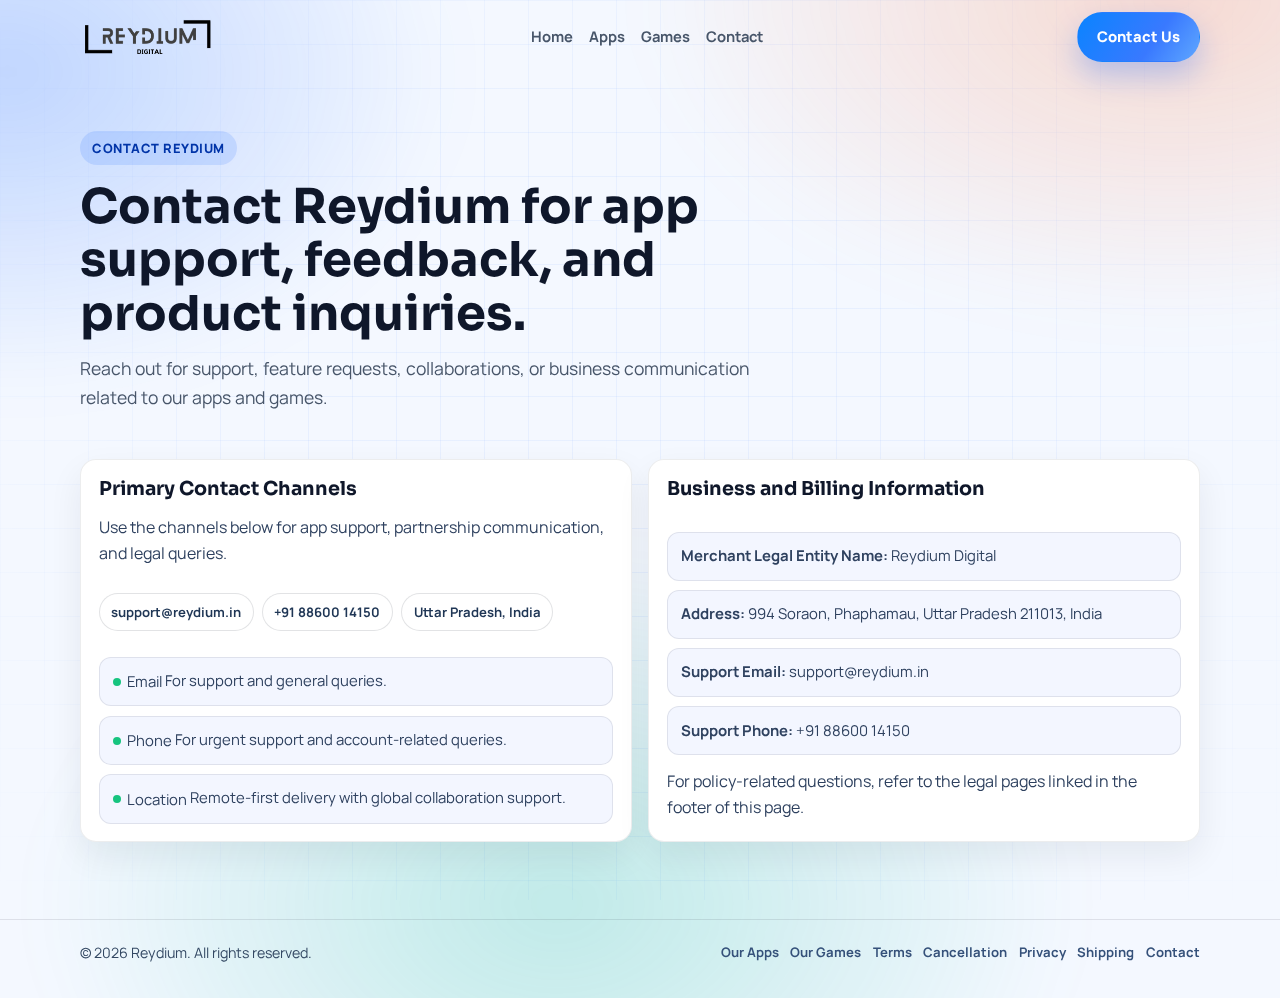
<file: contact.html>
<!DOCTYPE html>
<html lang="en">
<head>
    <meta charset="UTF-8">
    <meta name="viewport" content="width=device-width, initial-scale=1.0">
    <title>Contact Reydium | Mobile Apps and Games</title>
    <meta name="description" content="Contact Reydium for app support, feedback, and mobile product inquiries.">
    <link rel="preconnect" href="https://fonts.googleapis.com">
    <link rel="preconnect" href="https://fonts.gstatic.com" crossorigin>
    <link href="https://fonts.googleapis.com/css2?family=Manrope:wght@400;500;600;700;800&amp;family=Sora:wght@600;700;800&amp;display=swap" rel="stylesheet">
    <link rel="stylesheet" href="site.css">
</head>
<body>
    <div class="aurora" aria-hidden="true"></div>

    <header class="site-header" id="top">
        <div class="container nav-wrap">
            <a href="index.html" class="brand" aria-label="Reydium Home">
                <img src="images/reylogo.png" alt="Reydium Logo" class="brand-logo">
            </a>
            <ul class="nav-links">
                <li><a href="index.html">Home</a></li>
                <li><a href="mobile-app-development.html">Apps</a></li>
                <li><a href="integration-services.html">Games</a></li>
                <li><a href="contact.html">Contact</a></li>
            </ul>
            <a href="mailto:support@reydium.in" class="btn btn-primary">Contact Us</a>
        </div>
    </header>

    <main>
        <section class="page-hero">
            <div class="container">
                <p class="eyebrow">Contact Reydium</p>
                <h1 class="page-title reveal">Contact Reydium for app support, feedback, and product inquiries.</h1>
                <p class="page-subtitle reveal reveal-delay-1">
                    Reach out for support, feature requests, collaborations, or business communication related to our apps and games.
                </p>
            </div>
        </section>

        <section class="page-section">
            <div class="container content-grid">
                <article class="card stack reveal">
                    <h2>Primary Contact Channels</h2>
                    <p>Use the channels below for app support, partnership communication, and legal queries.</p>
                    <div class="inline-links">
                        <a href="mailto:support@reydium.in">support@reydium.in</a>
                        <a href="tel:+918860014150">+91 88600 14150</a>
                        <span>Uttar Pradesh, India</span>
                    </div>
                    <ul class="list">
                        <li><span class="icon-pill"><span class="dot"></span>Email</span> For support and general queries.</li>
                        <li><span class="icon-pill"><span class="dot"></span>Phone</span> For urgent support and account-related queries.</li>
                        <li><span class="icon-pill"><span class="dot"></span>Location</span> Remote-first delivery with global collaboration support.</li>
                    </ul>
                </article>

                <article class="card stack reveal reveal-delay-1">
                    <h2>Business and Billing Information</h2>
                    <ul class="list">
                        <li><strong>Merchant Legal Entity Name:</strong> Reydium Digital</li>
                        <li><strong>Address:</strong> 994 Soraon, Phaphamau, Uttar Pradesh 211013, India</li>
                        <li><strong>Support Email:</strong> support@reydium.in</li>
                        <li><strong>Support Phone:</strong> +91 88600 14150</li>
                    </ul>
                    <p>
                        For policy-related questions, refer to the legal pages linked in the footer of this page.
                    </p>
                </article>
            </div>
        </section>
    </main>

    <footer class="site-footer">
        <div class="container footer-wrap">
            <p>&copy; <span id="year"></span> Reydium. All rights reserved.</p>
            <div class="footer-links">
                <a href="mobile-app-development.html">Our Apps</a>
                <a href="integration-services.html">Our Games</a>
                <a href="terms.html">Terms</a>
                <a href="cancellation.html">Cancellation</a>
                <a href="privacy.html">Privacy</a>
                <a href="shipping.html">Shipping</a>
                <a href="contact.html">Contact</a>
            </div>
        </div>
    </footer>

    <script src="site.js"></script>
</body>
</html>
</file>
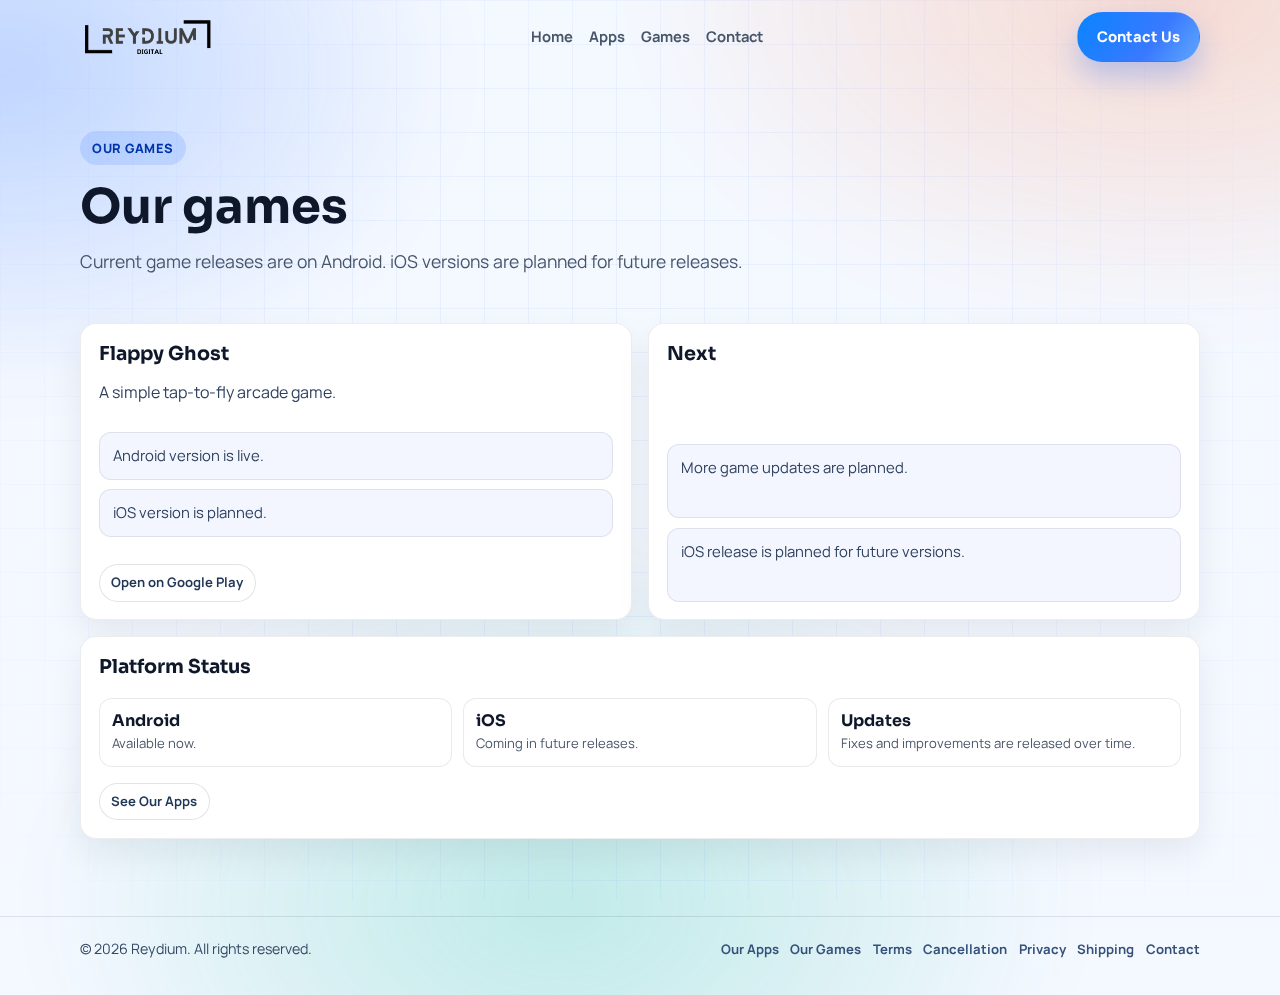
<file: integration-services.html>
<!DOCTYPE html>
<html lang="en">
<head>
    <meta charset="UTF-8">
    <meta name="viewport" content="width=device-width, initial-scale=1.0">
    <title>Our Games | Reydium</title>
    <meta name="description" content="Explore Reydium Android games. iOS versions are planned for future releases.">
    <link rel="preconnect" href="https://fonts.googleapis.com">
    <link rel="preconnect" href="https://fonts.gstatic.com" crossorigin>
    <link href="https://fonts.googleapis.com/css2?family=Manrope:wght@400;500;600;700;800&amp;family=Sora:wght@600;700;800&amp;display=swap" rel="stylesheet">
    <link rel="stylesheet" href="site.css">
</head>
<body>
    <div class="aurora" aria-hidden="true"></div>

    <header class="site-header" id="top">
        <div class="container nav-wrap">
            <a href="index.html" class="brand" aria-label="Reydium Home">
                <img src="images/reylogo.png" alt="Reydium Logo" class="brand-logo">
            </a>
            <ul class="nav-links">
                <li><a href="index.html">Home</a></li>
                <li><a href="mobile-app-development.html">Apps</a></li>
                <li><a href="integration-services.html">Games</a></li>
                <li><a href="contact.html">Contact</a></li>
            </ul>
            <a href="contact.html" class="btn btn-primary">Contact Us</a>
        </div>
    </header>

    <main>
        <section class="page-hero">
            <div class="container">
                <p class="eyebrow">Our Games</p>
                <h1 class="page-title reveal">Our games</h1>
                <p class="page-subtitle reveal reveal-delay-1">
                    Current game releases are on Android. iOS versions are planned for future releases.
                </p>
            </div>
        </section>

        <section class="page-section">
            <div class="container content-grid">
                <article class="card stack reveal">
                    <h2>Flappy Ghost</h2>
                    <p>A simple tap-to-fly arcade game.</p>
                    <ul class="list">
                        <li>Android version is live.</li>
                        <li>iOS version is planned.</li>
                    </ul>
                    <div class="inline-links">
                        <a href="https://play.google.com/store/apps/details?id=com.dev.reydium.flappyghost" target="_blank" rel="noopener">Open on Google Play</a>
                    </div>
                </article>

                <article class="card stack reveal reveal-delay-1">
                    <h2>Next</h2>
                    <ul class="list">
                        <li>More game updates are planned.</li>
                        <li>iOS release is planned for future versions.</li>
                    </ul>
                </article>
            </div>

            <div class="container" style="margin-top: 1rem;">
                <article class="card reveal reveal-delay-2">
                    <h2>Platform Status</h2>
                    <div class="meta-grid">
                        <div class="meta-box">
                            <strong>Android</strong>
                            <span>Available now.</span>
                        </div>
                        <div class="meta-box">
                            <strong>iOS</strong>
                            <span>Coming in future releases.</span>
                        </div>
                        <div class="meta-box">
                            <strong>Updates</strong>
                            <span>Fixes and improvements are released over time.</span>
                        </div>
                    </div>
                    <div class="inline-links" style="margin-top: 1rem;">
                        <a href="mobile-app-development.html">See Our Apps</a>
                    </div>
                </article>
            </div>
        </section>
    </main>

    <footer class="site-footer">
        <div class="container footer-wrap">
            <p>&copy; <span id="year"></span> Reydium. All rights reserved.</p>
            <div class="footer-links">
                <a href="mobile-app-development.html">Our Apps</a>
                <a href="integration-services.html">Our Games</a>
                <a href="terms.html">Terms</a>
                <a href="cancellation.html">Cancellation</a>
                <a href="privacy.html">Privacy</a>
                <a href="shipping.html">Shipping</a>
                <a href="contact.html">Contact</a>
            </div>
        </div>
    </footer>

    <script src="site.js"></script>
</body>
</html>
</file>
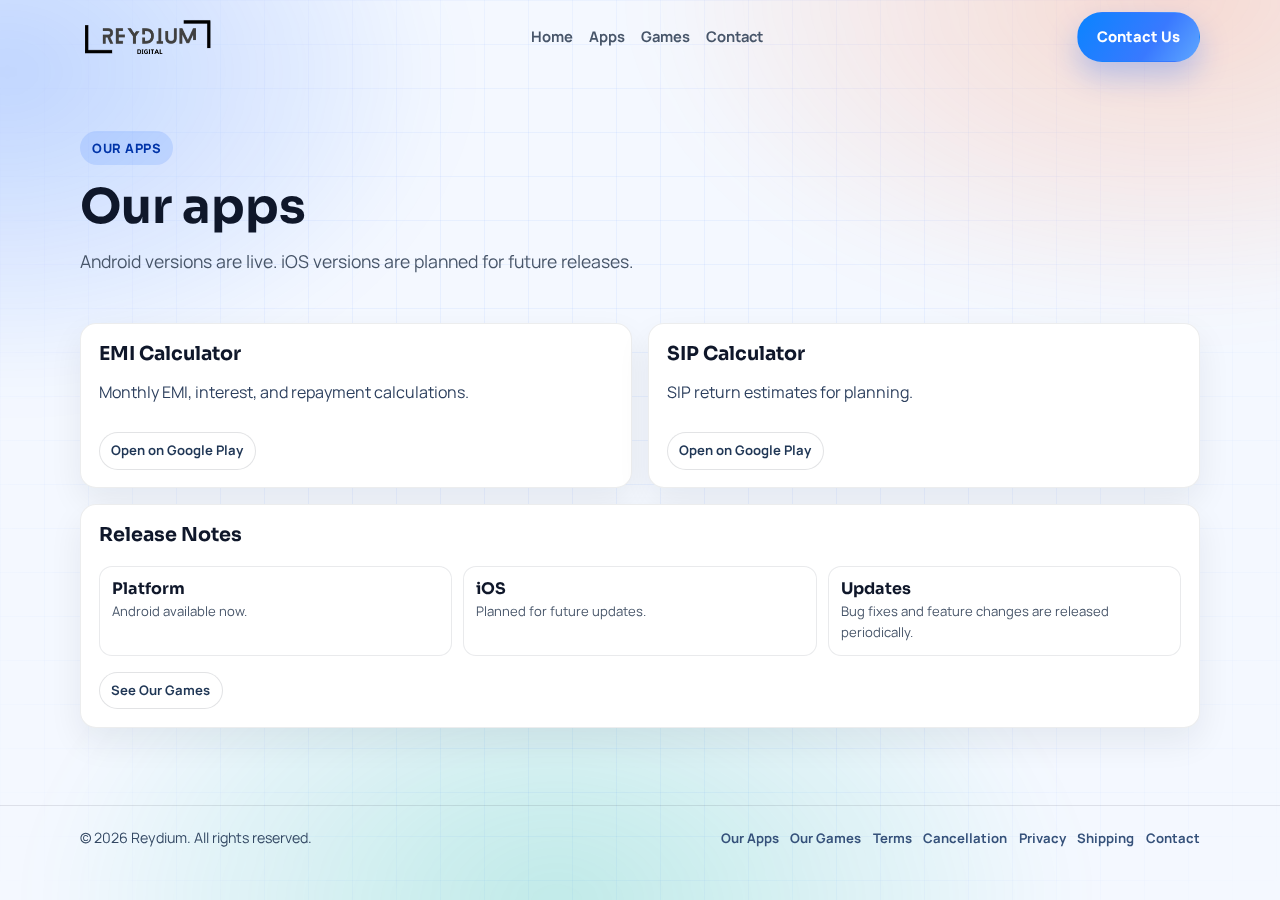
<file: mobile-app-development.html>
<!DOCTYPE html>
<html lang="en">
<head>
    <meta charset="UTF-8">
    <meta name="viewport" content="width=device-width, initial-scale=1.0">
    <title>Our Apps | Reydium</title>
    <meta name="description" content="Explore Reydium Android apps. iOS versions are planned for future releases.">
    <link rel="preconnect" href="https://fonts.googleapis.com">
    <link rel="preconnect" href="https://fonts.gstatic.com" crossorigin>
    <link href="https://fonts.googleapis.com/css2?family=Manrope:wght@400;500;600;700;800&amp;family=Sora:wght@600;700;800&amp;display=swap" rel="stylesheet">
    <link rel="stylesheet" href="site.css">
</head>
<body>
    <div class="aurora" aria-hidden="true"></div>

    <header class="site-header" id="top">
        <div class="container nav-wrap">
            <a href="index.html" class="brand" aria-label="Reydium Home">
                <img src="images/reylogo.png" alt="Reydium Logo" class="brand-logo">
            </a>
            <ul class="nav-links">
                <li><a href="index.html">Home</a></li>
                <li><a href="mobile-app-development.html">Apps</a></li>
                <li><a href="integration-services.html">Games</a></li>
                <li><a href="contact.html">Contact</a></li>
            </ul>
            <a href="contact.html" class="btn btn-primary">Contact Us</a>
        </div>
    </header>

    <main>
        <section class="page-hero">
            <div class="container">
                <p class="eyebrow">Our Apps</p>
                <h1 class="page-title reveal">Our apps</h1>
                <p class="page-subtitle reveal reveal-delay-1">
                    Android versions are live. iOS versions are planned for future releases.
                </p>
            </div>
        </section>

        <section class="page-section">
            <div class="container content-grid">
                <article class="card stack reveal">
                    <h2>EMI Calculator</h2>
                    <p>Monthly EMI, interest, and repayment calculations.</p>
                    <div class="inline-links">
                        <a href="https://play.google.com/store/apps/details?id=com.dev.reydium.emicalculator" target="_blank" rel="noopener">Open on Google Play</a>
                    </div>
                </article>

                <article class="card stack reveal reveal-delay-1">
                    <h2>SIP Calculator</h2>
                    <p>SIP return estimates for planning.</p>
                    <div class="inline-links">
                        <a href="https://play.google.com/store/apps/details?id=com.dev.reydium.sipcalculator" target="_blank" rel="noopener">Open on Google Play</a>
                    </div>
                </article>
            </div>

            <div class="container" style="margin-top: 1rem;">
                <article class="card reveal reveal-delay-2">
                    <h2>Release Notes</h2>
                    <div class="meta-grid">
                        <div class="meta-box">
                            <strong>Platform</strong>
                            <span>Android available now.</span>
                        </div>
                        <div class="meta-box">
                            <strong>iOS</strong>
                            <span>Planned for future updates.</span>
                        </div>
                        <div class="meta-box">
                            <strong>Updates</strong>
                            <span>Bug fixes and feature changes are released periodically.</span>
                        </div>
                    </div>
                    <div class="inline-links" style="margin-top: 1rem;">
                        <a href="integration-services.html">See Our Games</a>
                    </div>
                </article>
            </div>
        </section>
    </main>

    <footer class="site-footer">
        <div class="container footer-wrap">
            <p>&copy; <span id="year"></span> Reydium. All rights reserved.</p>
            <div class="footer-links">
                <a href="mobile-app-development.html">Our Apps</a>
                <a href="integration-services.html">Our Games</a>
                <a href="terms.html">Terms</a>
                <a href="cancellation.html">Cancellation</a>
                <a href="privacy.html">Privacy</a>
                <a href="shipping.html">Shipping</a>
                <a href="contact.html">Contact</a>
            </div>
        </div>
    </footer>

    <script src="site.js"></script>
</body>
</html>
</file>
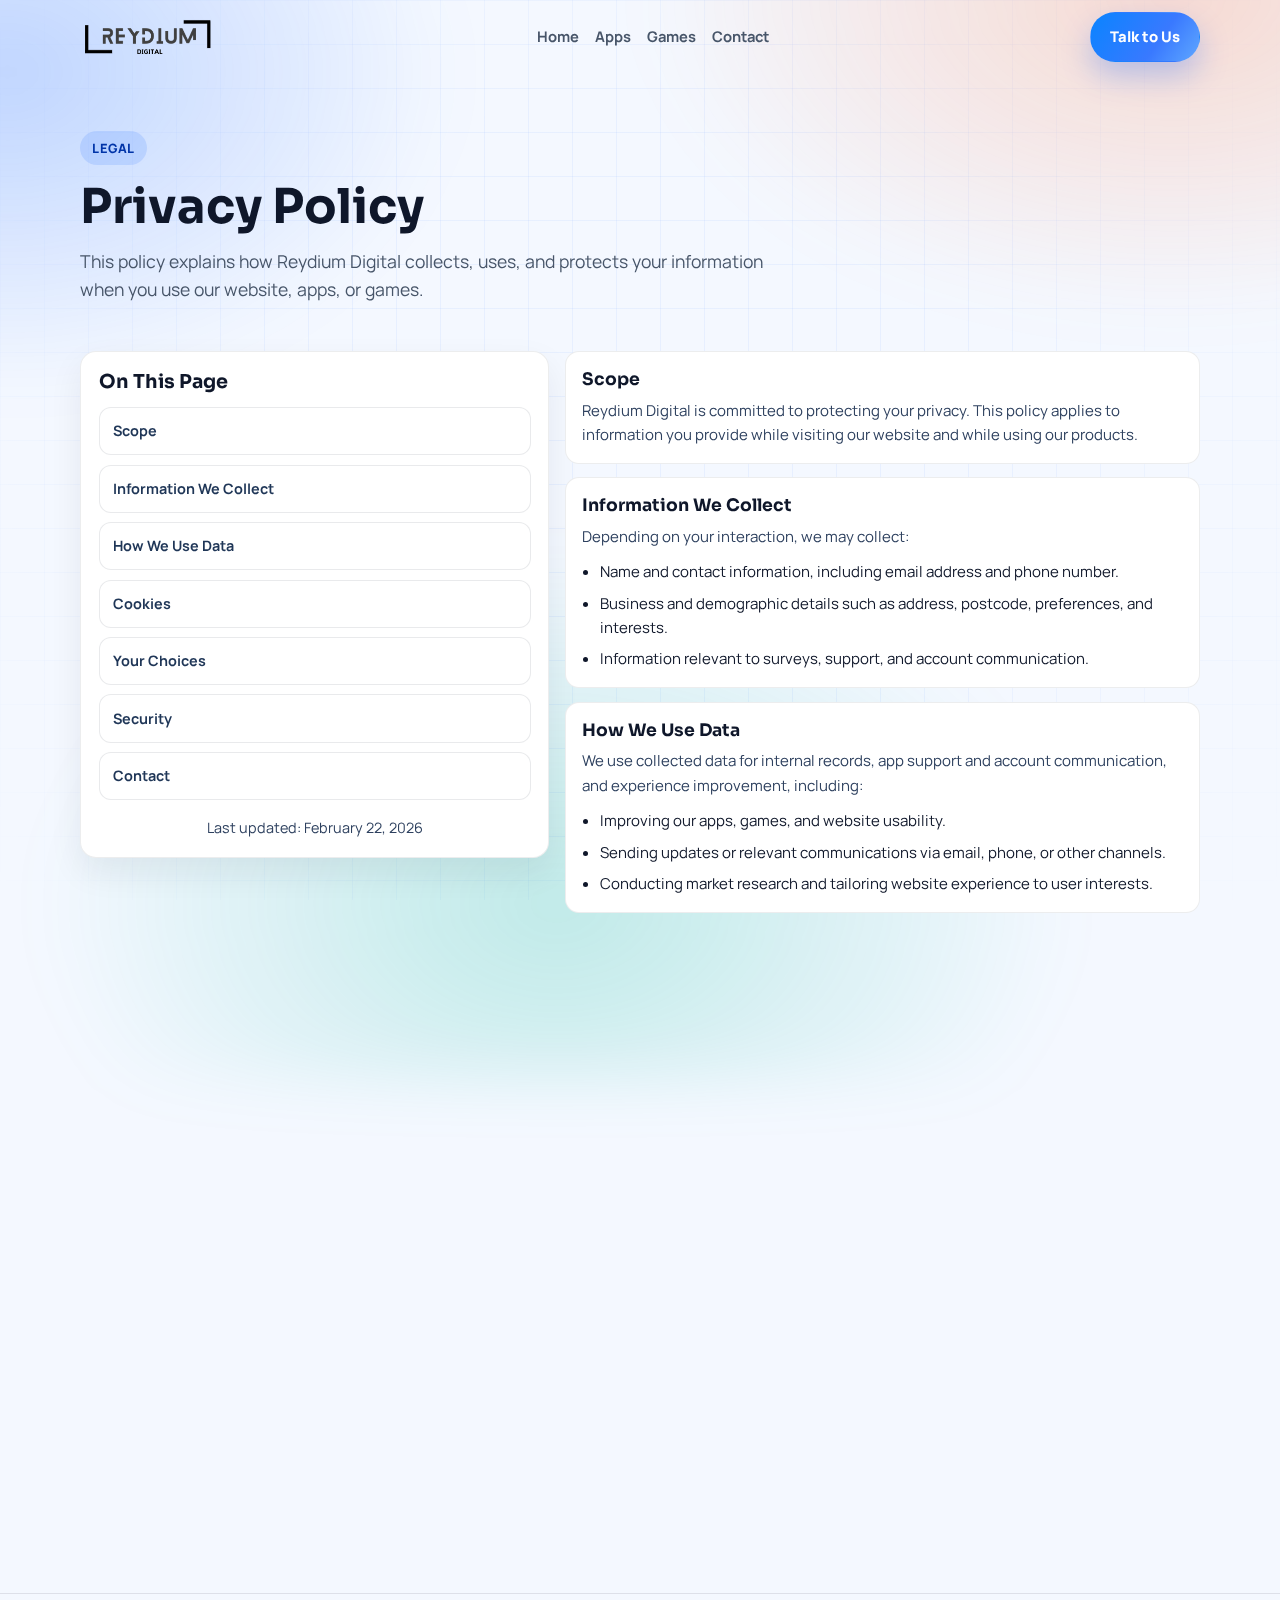
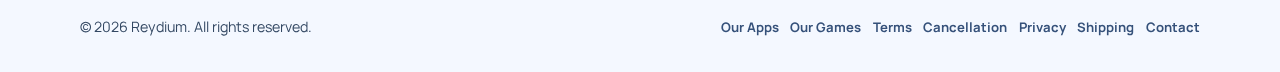
<file: privacy.html>
<!DOCTYPE html>
<html lang="en">
<head>
    <meta charset="UTF-8">
    <meta name="viewport" content="width=device-width, initial-scale=1.0">
    <title>Privacy Policy | Reydium</title>
    <meta name="description" content="Privacy Policy for Reydium Digital.">
    <link rel="preconnect" href="https://fonts.googleapis.com">
    <link rel="preconnect" href="https://fonts.gstatic.com" crossorigin>
    <link href="https://fonts.googleapis.com/css2?family=Manrope:wght@400;500;600;700;800&amp;family=Sora:wght@600;700;800&amp;display=swap" rel="stylesheet">
    <link rel="stylesheet" href="site.css">
</head>
<body>
    <div class="aurora" aria-hidden="true"></div>

    <header class="site-header" id="top">
        <div class="container nav-wrap">
            <a href="index.html" class="brand" aria-label="Reydium Home">
                <img src="images/reylogo.png" alt="Reydium Logo" class="brand-logo">
            </a>
            <ul class="nav-links">
                <li><a href="index.html">Home</a></li>
                <li><a href="mobile-app-development.html">Apps</a></li>
                <li><a href="integration-services.html">Games</a></li>
                <li><a href="contact.html">Contact</a></li>
            </ul>
            <a href="contact.html" class="btn btn-primary">Talk to Us</a>
        </div>
    </header>

    <main>
        <section class="page-hero">
            <div class="container">
                <p class="eyebrow">Legal</p>
                <h1 class="page-title reveal">Privacy Policy</h1>
                <p class="page-subtitle reveal reveal-delay-1">
                    This policy explains how Reydium Digital collects, uses, and protects your information when you use our website, apps, or games.
                </p>
            </div>
        </section>

        <section class="page-section">
            <div class="container policy-layout">
                <aside class="card policy-nav reveal">
                    <h2>On This Page</h2>
                    <ul class="list">
                        <li><a href="#scope">Scope</a></li>
                        <li><a href="#collect">Information We Collect</a></li>
                        <li><a href="#use">How We Use Data</a></li>
                        <li><a href="#cookies">Cookies</a></li>
                        <li><a href="#control">Your Choices</a></li>
                        <li><a href="#security">Security</a></li>
                        <li><a href="#contact-policy">Contact</a></li>
                    </ul>
                    <p class="center-note">Last updated: February 22, 2026</p>
                </aside>

                <div class="section-stack">
                    <article class="policy-section reveal" id="scope">
                        <h2>Scope</h2>
                        <p>
                            Reydium Digital is committed to protecting your privacy. This policy applies to information you provide while visiting
                            our website and while using our products.
                        </p>
                    </article>

                    <article class="policy-section reveal reveal-delay-1" id="collect">
                        <h2>Information We Collect</h2>
                        <p>Depending on your interaction, we may collect:</p>
                        <ul class="bullets">
                            <li>Name and contact information, including email address and phone number.</li>
                            <li>Business and demographic details such as address, postcode, preferences, and interests.</li>
                            <li>Information relevant to surveys, support, and account communication.</li>
                        </ul>
                    </article>

                    <article class="policy-section reveal reveal-delay-2" id="use">
                        <h2>How We Use Data</h2>
                        <p>We use collected data for internal records, app support and account communication, and experience improvement, including:</p>
                        <ul class="bullets">
                            <li>Improving our apps, games, and website usability.</li>
                            <li>Sending updates or relevant communications via email, phone, or other channels.</li>
                            <li>Conducting market research and tailoring website experience to user interests.</li>
                        </ul>
                    </article>

                    <article class="policy-section reveal" id="cookies">
                        <h2>Cookies</h2>
                        <p>
                            Cookies help us analyze traffic and optimize site experience. You can accept or decline cookies through your browser
                            settings. Disabling cookies may impact certain website features.
                        </p>
                    </article>

                    <article class="policy-section reveal reveal-delay-1" id="control">
                        <h2>Your Choices and Control</h2>
                        <p>
                            You may restrict marketing usage of your personal information when filling website forms or by contacting us later.
                            We do not sell, distribute, or lease personal information to third parties unless required by law or authorized by you.
                        </p>
                    </article>

                    <article class="policy-section reveal reveal-delay-2" id="security">
                        <h2>Security</h2>
                        <p>
                            We maintain reasonable administrative and technical safeguards to prevent unauthorized access or disclosure of data.
                        </p>
                    </article>

                    <article class="policy-section reveal" id="contact-policy">
                        <h2>Contact for Privacy Requests</h2>
                        <p>
                            If you believe information held about you is incorrect or incomplete, please contact us and we will review and correct it.
                        </p>
                        <div class="inline-links">
                            <a href="mailto:support@reydium.in">support@reydium.in</a>
                            <span>994 Soraon, Phaphamau, Uttar Pradesh 211013, India</span>
                        </div>
                    </article>
                </div>
            </div>
        </section>
    </main>

    <footer class="site-footer">
        <div class="container footer-wrap">
            <p>&copy; <span id="year"></span> Reydium. All rights reserved.</p>
            <div class="footer-links">
                <a href="mobile-app-development.html">Our Apps</a>
                <a href="integration-services.html">Our Games</a>
                <a href="terms.html">Terms</a>
                <a href="cancellation.html">Cancellation</a>
                <a href="privacy.html">Privacy</a>
                <a href="shipping.html">Shipping</a>
                <a href="contact.html">Contact</a>
            </div>
        </div>
    </footer>

    <script src="site.js"></script>
</body>
</html>
</file>
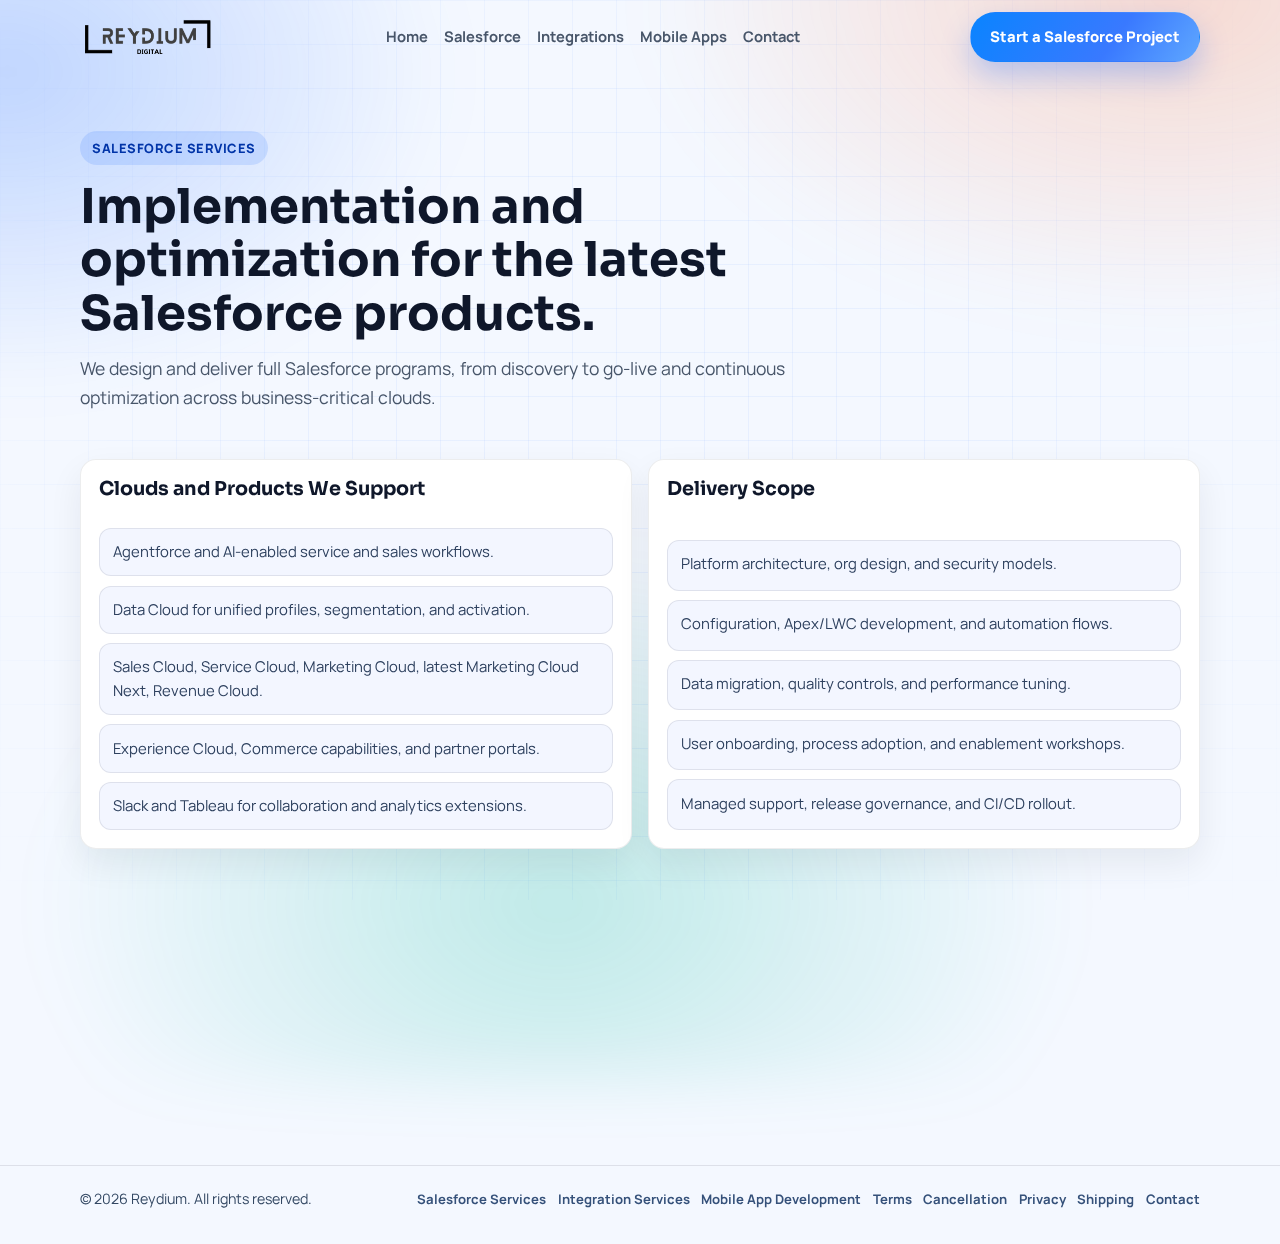
<file: salesforce-services.html>
<!DOCTYPE html>
<html lang="en">
<head>
    <meta charset="UTF-8">
    <meta name="viewport" content="width=device-width, initial-scale=1.0">
    <title>Salesforce Services | Reydium</title>
    <meta name="description" content="Reydium Salesforce services across Agentforce, Data Cloud, Marketing Cloud, Marketing Cloud Next, core clouds, automation, and managed support.">
    <link rel="preconnect" href="https://fonts.googleapis.com">
    <link rel="preconnect" href="https://fonts.gstatic.com" crossorigin>
    <link href="https://fonts.googleapis.com/css2?family=Manrope:wght@400;500;600;700;800&amp;family=Sora:wght@600;700;800&amp;display=swap" rel="stylesheet">
    <link rel="stylesheet" href="site.css">
</head>
<body>
    <div class="aurora" aria-hidden="true"></div>

    <header class="site-header" id="top">
        <div class="container nav-wrap">
            <a href="index.html" class="brand" aria-label="Reydium Home">
                <img src="images/reylogo.png" alt="Reydium Logo" class="brand-logo">
            </a>
            <ul class="nav-links">
                <li><a href="index.html">Home</a></li>
                <li><a href="salesforce-services.html">Salesforce</a></li>
                <li><a href="integration-services.html">Integrations</a></li>
                <li><a href="mobile-app-development.html">Mobile Apps</a></li>
                <li><a href="contact.html">Contact</a></li>
            </ul>
            <a href="contact.html" class="btn btn-primary">Start a Salesforce Project</a>
        </div>
    </header>

    <main>
        <section class="page-hero">
            <div class="container">
                <p class="eyebrow">Salesforce Services</p>
                <h1 class="page-title reveal">Implementation and optimization for the latest Salesforce products.</h1>
                <p class="page-subtitle reveal reveal-delay-1">
                    We design and deliver full Salesforce programs, from discovery to go-live and continuous optimization across business-critical clouds.
                </p>
            </div>
        </section>

        <section class="page-section">
            <div class="container content-grid">
                <article class="card stack reveal">
                    <h2>Clouds and Products We Support</h2>
                    <ul class="list">
                        <li>Agentforce and AI-enabled service and sales workflows.</li>
                        <li>Data Cloud for unified profiles, segmentation, and activation.</li>
                        <li>Sales Cloud, Service Cloud, Marketing Cloud, latest Marketing Cloud Next, Revenue Cloud.</li>
                        <li>Experience Cloud, Commerce capabilities, and partner portals.</li>
                        <li>Slack and Tableau for collaboration and analytics extensions.</li>
                    </ul>
                </article>

                <article class="card stack reveal reveal-delay-1">
                    <h2>Delivery Scope</h2>
                    <ul class="list">
                        <li>Platform architecture, org design, and security models.</li>
                        <li>Configuration, Apex/LWC development, and automation flows.</li>
                        <li>Data migration, quality controls, and performance tuning.</li>
                        <li>User onboarding, process adoption, and enablement workshops.</li>
                        <li>Managed support, release governance, and CI/CD rollout.</li>
                    </ul>
                </article>
            </div>

            <div class="container" style="margin-top: 1rem;">
                <article class="card reveal reveal-delay-2">
                    <h2>How We Engage</h2>
                    <div class="meta-grid">
                        <div class="meta-box">
                            <strong>Discovery</strong>
                            <span>Current-state assessment and roadmap definition.</span>
                        </div>
                        <div class="meta-box">
                            <strong>Build</strong>
                            <span>Sprint execution with demos and quality checkpoints.</span>
                        </div>
                        <div class="meta-box">
                            <strong>Scale</strong>
                            <span>Optimization, governance, and long-term platform growth.</span>
                        </div>
                    </div>
                    <div class="inline-links" style="margin-top: 1rem;">
                        <a href="integration-services.html">See Integration Services</a>
                        <a href="mobile-app-development.html">See Mobile App Development</a>
                    </div>
                </article>
            </div>
        </section>
    </main>

    <footer class="site-footer">
        <div class="container footer-wrap">
            <p>&copy; <span id="year"></span> Reydium. All rights reserved.</p>
            <div class="footer-links">
                <a href="salesforce-services.html">Salesforce Services</a>
                <a href="integration-services.html">Integration Services</a>
                <a href="mobile-app-development.html">Mobile App Development</a>
                <a href="terms.html">Terms</a>
                <a href="cancellation.html">Cancellation</a>
                <a href="privacy.html">Privacy</a>
                <a href="shipping.html">Shipping</a>
                <a href="contact.html">Contact</a>
            </div>
        </div>
    </footer>

    <script src="site.js"></script>
</body>
</html>
</file>
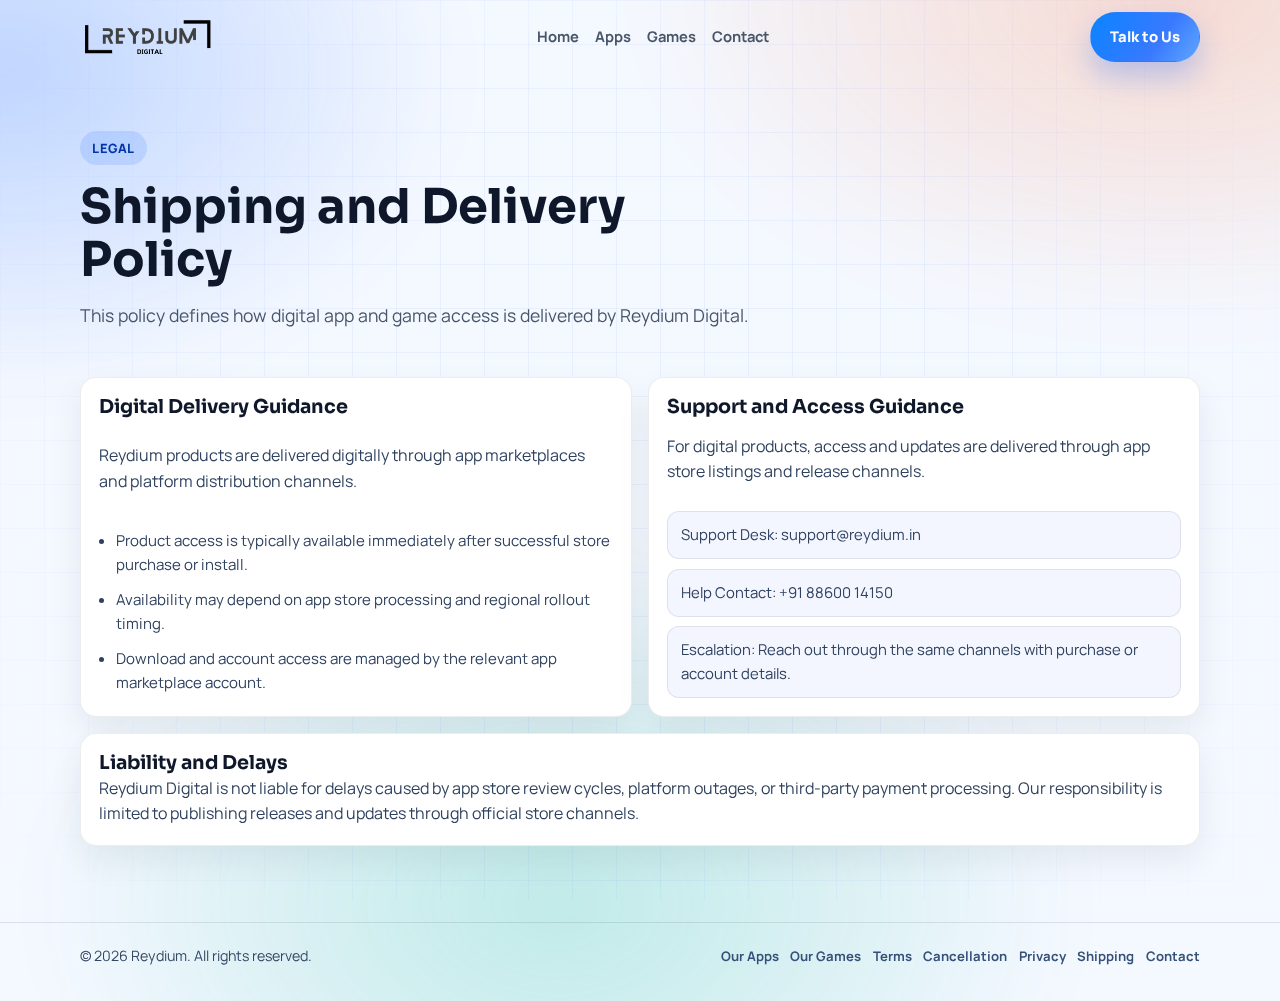
<file: shipping.html>
<!DOCTYPE html>
<html lang="en">
<head>
    <meta charset="UTF-8">
    <meta name="viewport" content="width=device-width, initial-scale=1.0">
    <title>Shipping and Delivery Policy | Reydium</title>
    <meta name="description" content="Shipping and Delivery Policy for Reydium Digital.">
    <link rel="preconnect" href="https://fonts.googleapis.com">
    <link rel="preconnect" href="https://fonts.gstatic.com" crossorigin>
    <link href="https://fonts.googleapis.com/css2?family=Manrope:wght@400;500;600;700;800&amp;family=Sora:wght@600;700;800&amp;display=swap" rel="stylesheet">
    <link rel="stylesheet" href="site.css">
</head>
<body>
    <div class="aurora" aria-hidden="true"></div>

    <header class="site-header" id="top">
        <div class="container nav-wrap">
            <a href="index.html" class="brand" aria-label="Reydium Home">
                <img src="images/reylogo.png" alt="Reydium Logo" class="brand-logo">
            </a>
            <ul class="nav-links">
                <li><a href="index.html">Home</a></li>
                <li><a href="mobile-app-development.html">Apps</a></li>
                <li><a href="integration-services.html">Games</a></li>
                <li><a href="contact.html">Contact</a></li>
            </ul>
            <a href="contact.html" class="btn btn-primary">Talk to Us</a>
        </div>
    </header>

    <main>
        <section class="page-hero">
            <div class="container">
                <p class="eyebrow">Legal</p>
                <h1 class="page-title reveal">Shipping and Delivery Policy</h1>
                <p class="page-subtitle reveal reveal-delay-1">
                    This policy defines how digital app and game access is delivered by Reydium Digital.
                </p>
            </div>
        </section>

        <section class="page-section">
            <div class="container content-grid">
                <article class="card stack reveal">
                    <h2>Digital Delivery Guidance</h2>
                    <p>
                        Reydium products are delivered digitally through app marketplaces and platform distribution channels.
                    </p>
                    <ul class="bullets">
                        <li>Product access is typically available immediately after successful store purchase or install.</li>
                        <li>Availability may depend on app store processing and regional rollout timing.</li>
                        <li>Download and account access are managed by the relevant app marketplace account.</li>
                    </ul>
                </article>

                <article class="card stack reveal reveal-delay-1">
                    <h2>Support and Access Guidance</h2>
                    <p>
                        For digital products, access and updates are delivered through app store listings and release channels.
                    </p>
                    <ul class="list">
                        <li>Support Desk: support@reydium.in</li>
                        <li>Help Contact: +91 88600 14150</li>
                        <li>Escalation: Reach out through the same channels with purchase or account details.</li>
                    </ul>
                </article>
            </div>

            <div class="container" style="margin-top: 1rem;">
                <article class="card reveal reveal-delay-2">
                    <h2>Liability and Delays</h2>
                    <p>
                        Reydium Digital is not liable for delays caused by app store review cycles, platform outages, or third-party payment processing.
                        Our responsibility is limited to publishing releases and updates through official store channels.
                    </p>
                </article>
            </div>
        </section>
    </main>

    <footer class="site-footer">
        <div class="container footer-wrap">
            <p>&copy; <span id="year"></span> Reydium. All rights reserved.</p>
            <div class="footer-links">
                <a href="mobile-app-development.html">Our Apps</a>
                <a href="integration-services.html">Our Games</a>
                <a href="terms.html">Terms</a>
                <a href="cancellation.html">Cancellation</a>
                <a href="privacy.html">Privacy</a>
                <a href="shipping.html">Shipping</a>
                <a href="contact.html">Contact</a>
            </div>
        </div>
    </footer>

    <script src="site.js"></script>
</body>
</html>
</file>
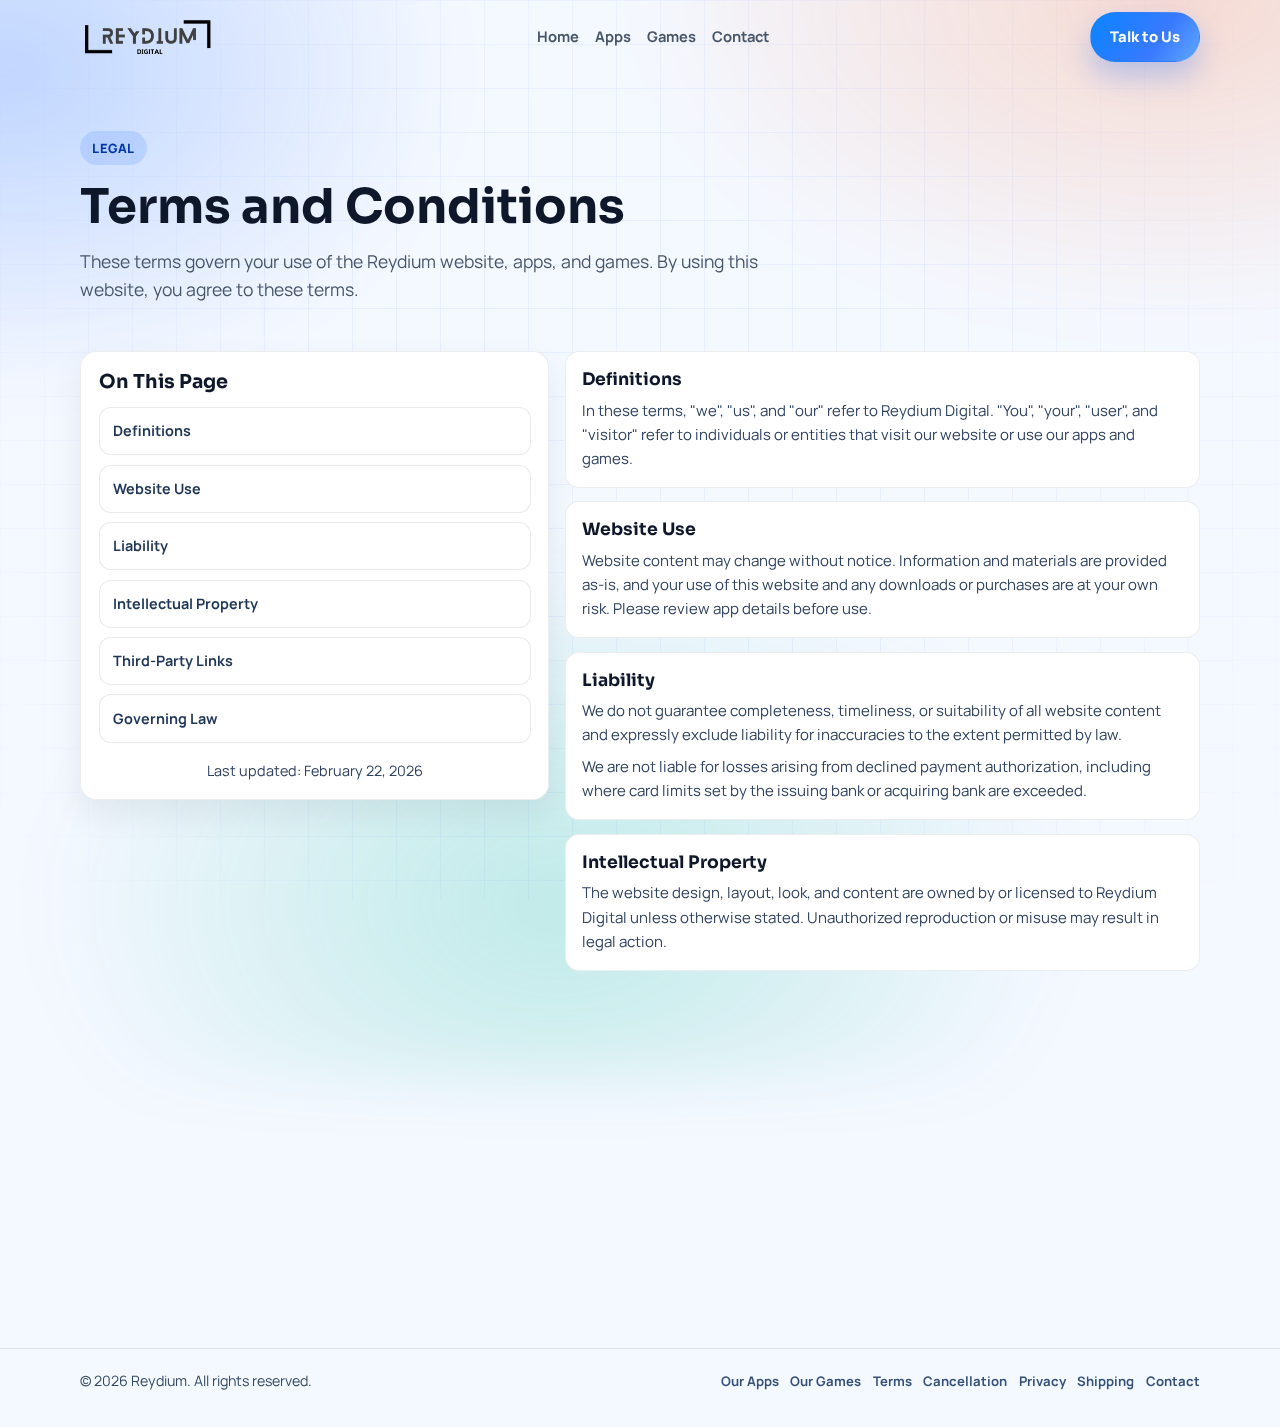
<file: terms.html>
<!DOCTYPE html>
<html lang="en">
<head>
    <meta charset="UTF-8">
    <meta name="viewport" content="width=device-width, initial-scale=1.0">
    <title>Terms and Conditions | Reydium</title>
    <meta name="description" content="Terms and Conditions for use of Reydium website, apps, and games.">
    <link rel="preconnect" href="https://fonts.googleapis.com">
    <link rel="preconnect" href="https://fonts.gstatic.com" crossorigin>
    <link href="https://fonts.googleapis.com/css2?family=Manrope:wght@400;500;600;700;800&amp;family=Sora:wght@600;700;800&amp;display=swap" rel="stylesheet">
    <link rel="stylesheet" href="site.css">
</head>
<body>
    <div class="aurora" aria-hidden="true"></div>

    <header class="site-header" id="top">
        <div class="container nav-wrap">
            <a href="index.html" class="brand" aria-label="Reydium Home">
                <img src="images/reylogo.png" alt="Reydium Logo" class="brand-logo">
            </a>
            <ul class="nav-links">
                <li><a href="index.html">Home</a></li>
                <li><a href="mobile-app-development.html">Apps</a></li>
                <li><a href="integration-services.html">Games</a></li>
                <li><a href="contact.html">Contact</a></li>
            </ul>
            <a href="contact.html" class="btn btn-primary">Talk to Us</a>
        </div>
    </header>

    <main>
        <section class="page-hero">
            <div class="container">
                <p class="eyebrow">Legal</p>
                <h1 class="page-title reveal">Terms and Conditions</h1>
                <p class="page-subtitle reveal reveal-delay-1">
                    These terms govern your use of the Reydium website, apps, and games. By using this website, you agree to these terms.
                </p>
            </div>
        </section>

        <section class="page-section">
            <div class="container policy-layout">
                <aside class="card policy-nav reveal">
                    <h2>On This Page</h2>
                    <ul class="list">
                        <li><a href="#definitions">Definitions</a></li>
                        <li><a href="#website-use">Website Use</a></li>
                        <li><a href="#liability">Liability</a></li>
                        <li><a href="#intellectual-property">Intellectual Property</a></li>
                        <li><a href="#links">Third-Party Links</a></li>
                        <li><a href="#law">Governing Law</a></li>
                    </ul>
                    <p class="center-note">Last updated: February 22, 2026</p>
                </aside>

                <div class="section-stack">
                    <article class="policy-section reveal" id="definitions">
                        <h2>Definitions</h2>
                        <p>
                            In these terms, "we", "us", and "our" refer to Reydium Digital. "You", "your", "user", and "visitor" refer to
                            individuals or entities that visit our website or use our apps and games.
                        </p>
                    </article>

                    <article class="policy-section reveal reveal-delay-1" id="website-use">
                        <h2>Website Use</h2>
                        <p>
                            Website content may change without notice. Information and materials are provided as-is, and your use of this website
                            and any downloads or purchases are at your own risk. Please review app details before use.
                        </p>
                    </article>

                    <article class="policy-section reveal reveal-delay-2" id="liability">
                        <h2>Liability</h2>
                        <p>
                            We do not guarantee completeness, timeliness, or suitability of all website content and expressly exclude liability for
                            inaccuracies to the extent permitted by law.
                        </p>
                        <p>
                            We are not liable for losses arising from declined payment authorization, including where card limits set by the issuing
                            bank or acquiring bank are exceeded.
                        </p>
                    </article>

                    <article class="policy-section reveal" id="intellectual-property">
                        <h2>Intellectual Property</h2>
                        <p>
                            The website design, layout, look, and content are owned by or licensed to Reydium Digital unless otherwise stated.
                            Unauthorized reproduction or misuse may result in legal action.
                        </p>
                    </article>

                    <article class="policy-section reveal reveal-delay-1" id="links">
                        <h2>Third-Party Links</h2>
                        <p>
                            Our website may include links to third-party websites for additional information. These links do not imply endorsement,
                            and we are not responsible for third-party content.
                        </p>
                    </article>

                    <article class="policy-section reveal reveal-delay-2" id="law">
                        <h2>Governing Law</h2>
                        <p>
                            Any dispute arising from website use, purchase, or engagement with Reydium Digital is subject to the laws of India.
                            You may not create links to this website without prior written consent.
                        </p>
                    </article>
                </div>
            </div>
        </section>
    </main>

    <footer class="site-footer">
        <div class="container footer-wrap">
            <p>&copy; <span id="year"></span> Reydium. All rights reserved.</p>
            <div class="footer-links">
                <a href="mobile-app-development.html">Our Apps</a>
                <a href="integration-services.html">Our Games</a>
                <a href="terms.html">Terms</a>
                <a href="cancellation.html">Cancellation</a>
                <a href="privacy.html">Privacy</a>
                <a href="shipping.html">Shipping</a>
                <a href="contact.html">Contact</a>
            </div>
        </div>
    </footer>

    <script src="site.js"></script>
</body>
</html>
</file>
<file: site.css>
:root {
    --bg: #f4f8ff;
    --surface: #ffffff;
    --surface-soft: #f3f6ff;
    --ink: #0f172a;
    --muted: #475569;
    --line: #d7e2ff;
    --accent: #0a84ff;
    --accent-2: #ff7a00;
    --accent-3: #16c47f;
    --max-width: 1120px;
    --radius-lg: 24px;
    --radius-md: 16px;
    --shadow: 0 20px 60px rgba(15, 23, 42, 0.08);
    --ease: 280ms ease;
}

* {
    box-sizing: border-box;
    margin: 0;
    padding: 0;
}

html {
    scroll-behavior: smooth;
}

body {
    font-family: "Manrope", sans-serif;
    line-height: 1.6;
    color: var(--ink);
    background: var(--bg);
    overflow-x: hidden;
}

body::before {
    content: "";
    position: fixed;
    inset: 0;
    z-index: -3;
    pointer-events: none;
    background-image:
        linear-gradient(rgba(0, 87, 255, 0.05) 1px, transparent 1px),
        linear-gradient(90deg, rgba(0, 87, 255, 0.05) 1px, transparent 1px);
    background-size: 44px 44px;
    mask-image: radial-gradient(circle at center, black 45%, transparent 100%);
}

.aurora {
    position: fixed;
    inset: -20vh -15vw;
    pointer-events: none;
    z-index: -2;
    filter: blur(30px);
    background:
        radial-gradient(36% 34% at 12% 20%, rgba(0, 87, 255, 0.22), transparent 75%),
        radial-gradient(42% 34% at 82% 14%, rgba(255, 107, 44, 0.22), transparent 76%),
        radial-gradient(40% 36% at 45% 86%, rgba(0, 184, 148, 0.22), transparent 78%);
    animation: auroraShift 18s ease-in-out infinite alternate;
}

.container {
    width: min(var(--max-width), calc(100% - 2.2rem));
    margin-inline: auto;
}

.site-header {
    position: sticky;
    top: 0;
    z-index: 30;
    border-bottom: 1px solid transparent;
    transition: border-color var(--ease), backdrop-filter var(--ease), background-color var(--ease);
}

.site-header.scrolled {
    border-color: rgba(15, 23, 42, 0.09);
    backdrop-filter: blur(14px);
    background: rgba(246, 248, 255, 0.84);
}

.nav-wrap {
    display: flex;
    align-items: center;
    justify-content: space-between;
    gap: 1rem;
    min-height: 74px;
}

.brand {
    display: inline-flex;
    align-items: center;
    gap: 0;
    text-decoration: none;
    color: inherit;
}

.brand-logo {
    display: block;
    height: 2.25rem;
    width: auto;
}

.nav-links {
    display: flex;
    list-style: none;
    gap: 1rem;
}

.nav-links a {
    text-decoration: none;
    color: var(--muted);
    font-weight: 700;
    font-size: 0.92rem;
    transition: color var(--ease);
}

.nav-links a:hover,
.nav-links a:focus-visible {
    color: var(--ink);
    outline: none;
}

.btn {
    display: inline-flex;
    align-items: center;
    justify-content: center;
    text-decoration: none;
    border-radius: 999px;
    border: 1px solid transparent;
    font-weight: 800;
    font-size: 0.92rem;
    padding: 0.76rem 1.2rem;
    transition: transform var(--ease), box-shadow var(--ease), background-color var(--ease), border-color var(--ease), color var(--ease);
}

.btn-primary {
    color: #fff;
    background: linear-gradient(125deg, var(--accent), #3979ff 62%, #5fa7ff 100%);
    box-shadow: 0 14px 30px rgba(0, 87, 255, 0.25);
}

.btn-primary:hover,
.btn-primary:focus-visible {
    transform: translateY(-2px);
    box-shadow: 0 18px 38px rgba(0, 87, 255, 0.33);
    outline: none;
}

.btn-ghost {
    border-color: rgba(15, 23, 42, 0.14);
    background: rgba(255, 255, 255, 0.85);
    color: var(--ink);
}

.btn-ghost:hover,
.btn-ghost:focus-visible {
    transform: translateY(-2px);
    border-color: rgba(15, 23, 42, 0.25);
    background: #fff;
    outline: none;
}

.page-hero {
    padding: 3.5rem 0 1.8rem;
}

.eyebrow {
    display: inline-flex;
    align-items: center;
    gap: 0.45rem;
    border-radius: 999px;
    background: rgba(0, 87, 255, 0.12);
    color: #0034a8;
    font-weight: 800;
    font-size: 0.8rem;
    letter-spacing: 0.04em;
    text-transform: uppercase;
    padding: 0.43rem 0.75rem;
    margin-bottom: 0.9rem;
}

.page-title {
    font-family: "Sora", sans-serif;
    line-height: 1.12;
    font-size: clamp(1.9rem, 5vw, 3rem);
    max-width: 18ch;
}

.page-subtitle {
    color: var(--muted);
    margin-top: 0.85rem;
    font-size: clamp(1rem, 2vw, 1.1rem);
    max-width: 66ch;
}

.page-section {
    padding: 1.2rem 0 3rem;
}

.content-grid {
    display: grid;
    grid-template-columns: repeat(2, minmax(0, 1fr));
    gap: 1rem;
}

.card {
    border: 1px solid rgba(15, 23, 42, 0.08);
    border-radius: var(--radius-md);
    background: var(--surface);
    box-shadow: 0 14px 34px rgba(15, 23, 42, 0.07);
    padding: 1.1rem;
}

.card h2,
.card h3 {
    font-family: "Sora", sans-serif;
    line-height: 1.28;
}

.card h2 {
    font-size: 1.2rem;
}

.card h3 {
    font-size: 1rem;
}

.card p,
.card li {
    color: #2e415f;
}

.stack {
    display: grid;
    gap: 0.85rem;
}

.list {
    display: grid;
    gap: 0.58rem;
    list-style: none;
    margin-top: 0.8rem;
}

.list li {
    border: 1px solid rgba(15, 23, 42, 0.09);
    border-radius: 12px;
    padding: 0.7rem 0.82rem;
    background: var(--surface-soft);
    font-size: 0.93rem;
}

.bullets {
    margin-top: 0.72rem;
    padding-left: 1.1rem;
    display: grid;
    gap: 0.46rem;
}

.bullets li {
    font-size: 0.94rem;
}

.meta-grid {
    margin-top: 1.2rem;
    display: grid;
    grid-template-columns: repeat(3, minmax(0, 1fr));
    gap: 0.7rem;
}

.meta-box {
    border: 1px solid rgba(15, 23, 42, 0.09);
    border-radius: 13px;
    background: rgba(255, 255, 255, 0.82);
    padding: 0.72rem 0.76rem;
}

.meta-box strong {
    display: block;
    font-family: "Sora", sans-serif;
    font-size: 1rem;
    line-height: 1.2;
}

.meta-box span {
    display: block;
    color: var(--muted);
    font-size: 0.82rem;
    margin-top: 0.2rem;
}

.policy-layout {
    display: grid;
    grid-template-columns: 0.85fr 1.15fr;
    gap: 1rem;
}

.policy-nav {
    position: sticky;
    top: 92px;
    align-self: start;
}

.policy-nav a {
    text-decoration: none;
    color: #1f3657;
    font-weight: 700;
    font-size: 0.9rem;
}

.policy-nav .list li {
    background: #fff;
}

.section-stack {
    display: grid;
    gap: 0.85rem;
}

.policy-section {
    border: 1px solid rgba(15, 23, 42, 0.08);
    border-radius: 14px;
    background: #fff;
    padding: 1rem;
    scroll-margin-top: 100px;
}

.policy-section h2 {
    font-family: "Sora", sans-serif;
    font-size: 1.08rem;
    line-height: 1.3;
}

.policy-section p {
    margin-top: 0.5rem;
    font-size: 0.94rem;
    color: #2e415f;
}

.inline-links {
    margin-top: 0.82rem;
    display: flex;
    flex-wrap: wrap;
    gap: 0.52rem;
}

.inline-links a,
.inline-links span {
    border-radius: 999px;
    border: 1px solid rgba(15, 23, 42, 0.12);
    background: #fff;
    color: #1f3655;
    font-size: 0.82rem;
    padding: 0.45rem 0.72rem;
    text-decoration: none;
    font-weight: 700;
}

.icon-pill {
    display: inline-flex;
    align-items: center;
    gap: 0.42rem;
}

.icon-pill .dot {
    width: 8px;
    height: 8px;
    border-radius: 50%;
    background: var(--accent-3);
}

.site-footer {
    margin-top: 1.8rem;
    border-top: 1px solid rgba(15, 23, 42, 0.1);
    padding: 1.35rem 0 2.1rem;
}

.footer-wrap {
    display: flex;
    flex-wrap: wrap;
    justify-content: space-between;
    align-items: center;
    gap: 0.8rem 1rem;
}

.footer-wrap p {
    color: #334863;
    font-size: 0.89rem;
}

.footer-links {
    display: flex;
    flex-wrap: wrap;
    gap: 0.72rem;
}

.footer-links a {
    text-decoration: none;
    color: #35517a;
    font-size: 0.82rem;
    font-weight: 700;
    transition: color var(--ease);
}

.footer-links a:hover,
.footer-links a:focus-visible {
    color: var(--ink);
    outline: none;
}

.reveal {
    opacity: 0;
    transform: translateY(16px);
    transition: opacity 0.6s ease, transform 0.6s ease;
}

.reveal.show {
    opacity: 1;
    transform: translateY(0);
}

.reveal-delay-1 {
    transition-delay: 90ms;
}

.reveal-delay-2 {
    transition-delay: 180ms;
}

.center-note {
    margin-top: 1rem;
    text-align: center;
    color: var(--muted);
    font-size: 0.9rem;
}

@keyframes auroraShift {
    from {
        transform: translate(-3%, -1%) scale(1);
    }
    to {
        transform: translate(3%, 2%) scale(1.05);
    }
}

@media (max-width: 980px) {
    .nav-links {
        display: none;
    }

    .content-grid,
    .policy-layout {
        grid-template-columns: 1fr;
    }

    .policy-nav {
        position: static;
    }

    .meta-grid {
        grid-template-columns: 1fr;
    }
}

@media (max-width: 680px) {
    .container {
        width: min(var(--max-width), calc(100% - 1.3rem));
    }

    .page-hero {
        padding-top: 2.8rem;
    }

    .site-footer {
        margin-top: 1.2rem;
    }
}

@media (prefers-reduced-motion: reduce) {
    *,
    *::before,
    *::after {
        animation-duration: 0.01ms !important;
        animation-iteration-count: 1 !important;
        transition-duration: 0.01ms !important;
        scroll-behavior: auto !important;
    }

    .reveal {
        opacity: 1;
        transform: none;
    }
}
</file>
